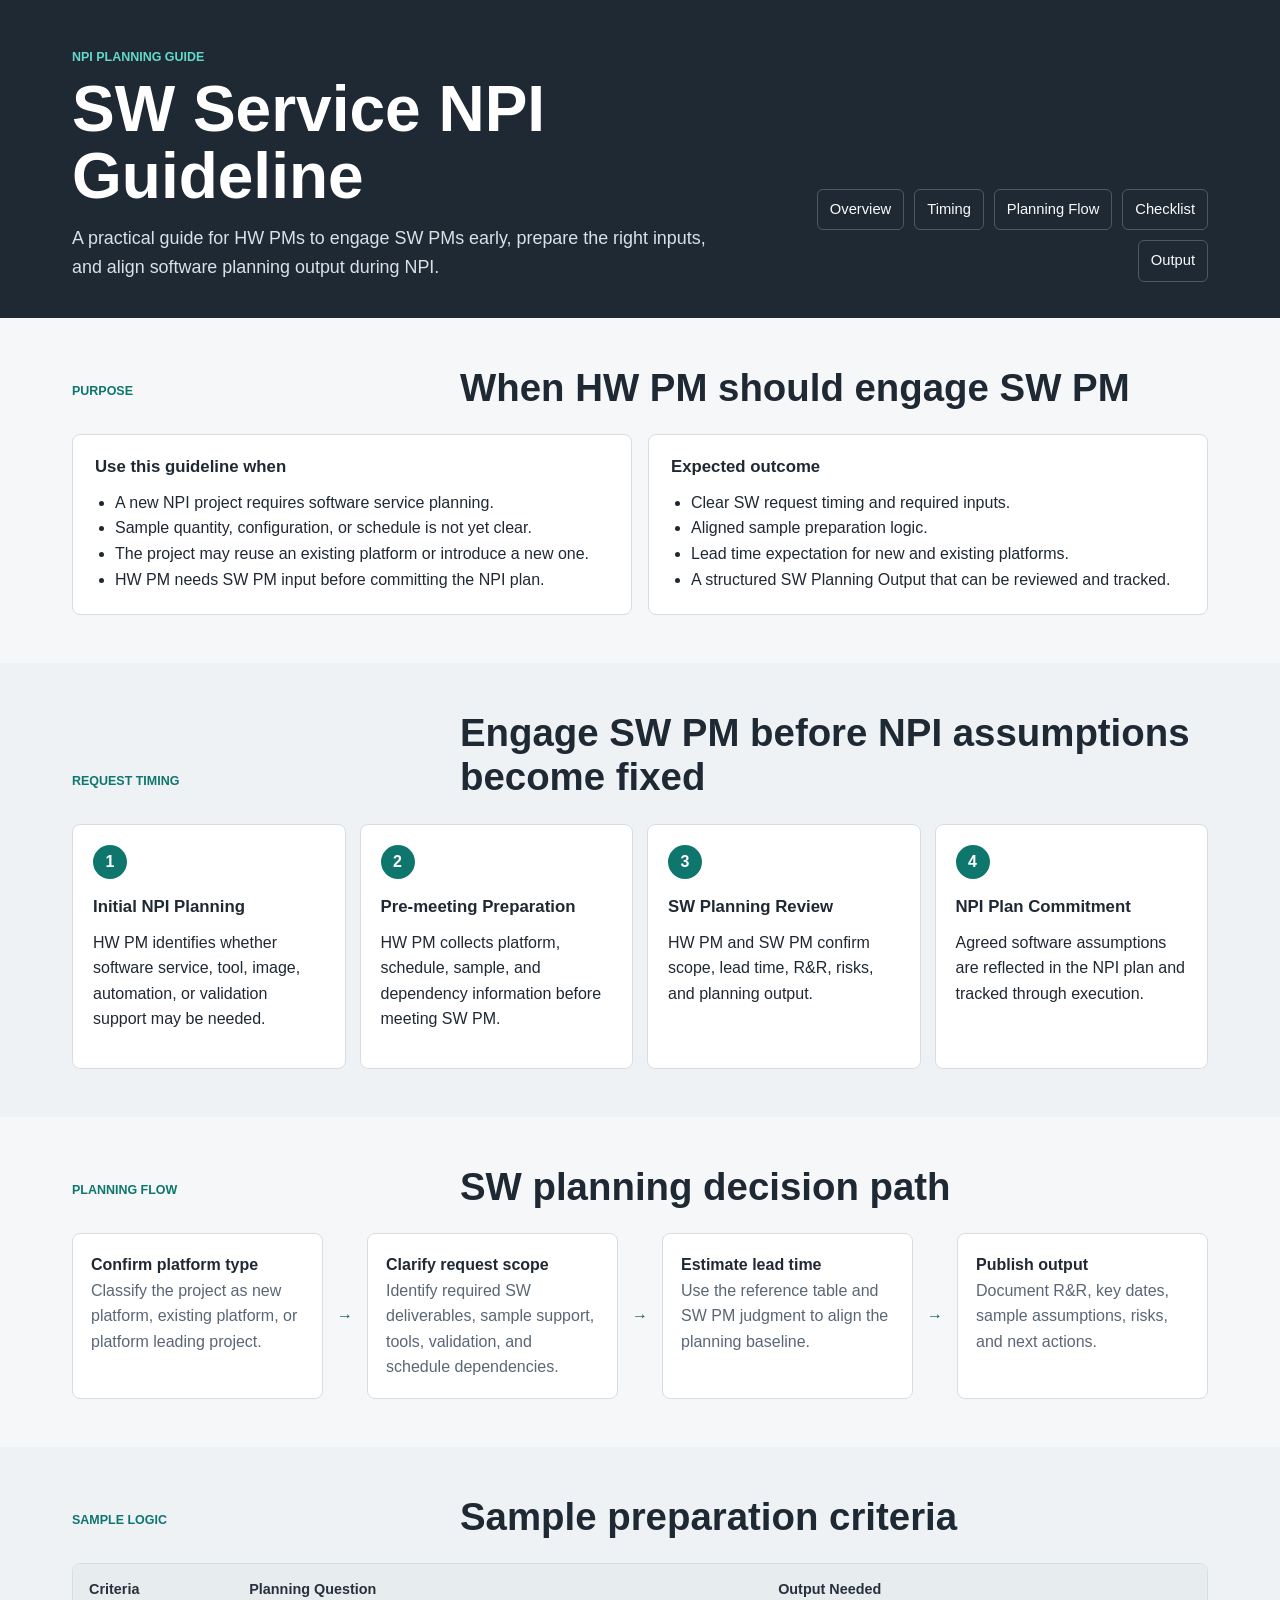
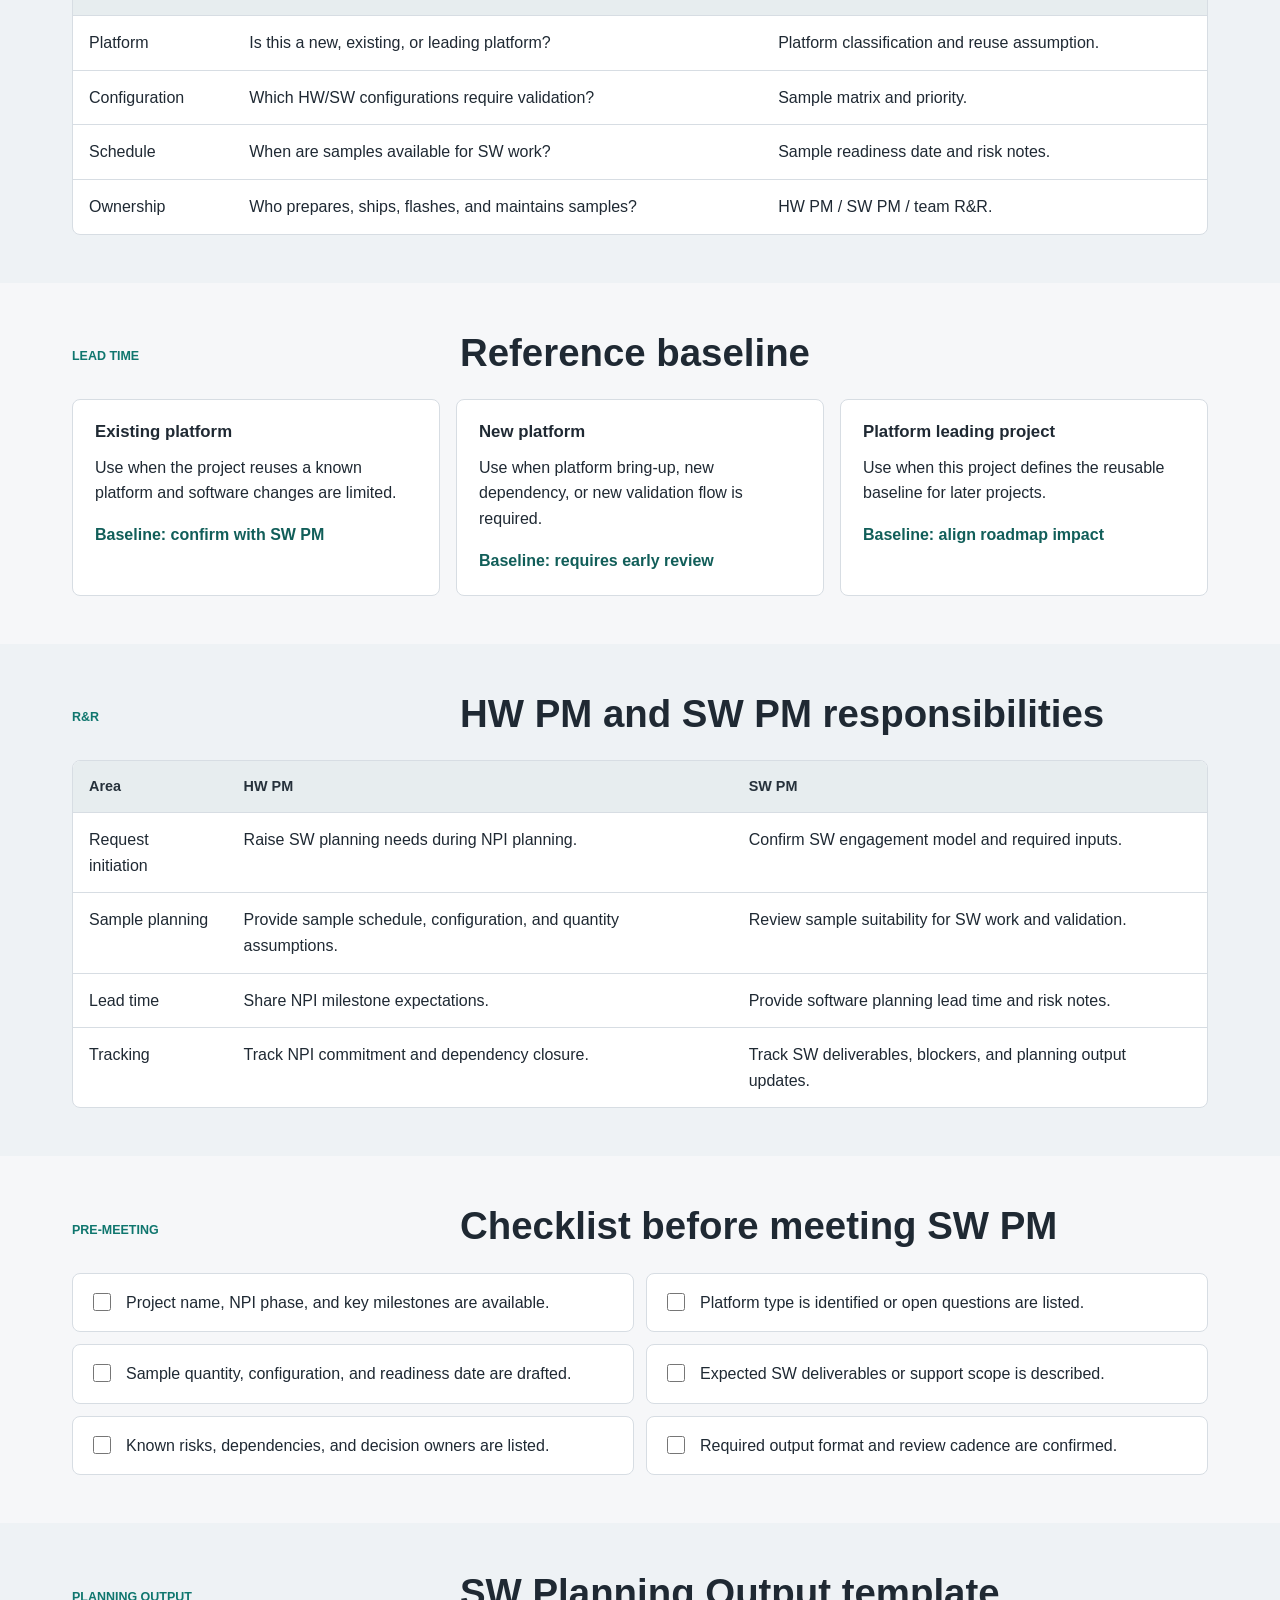
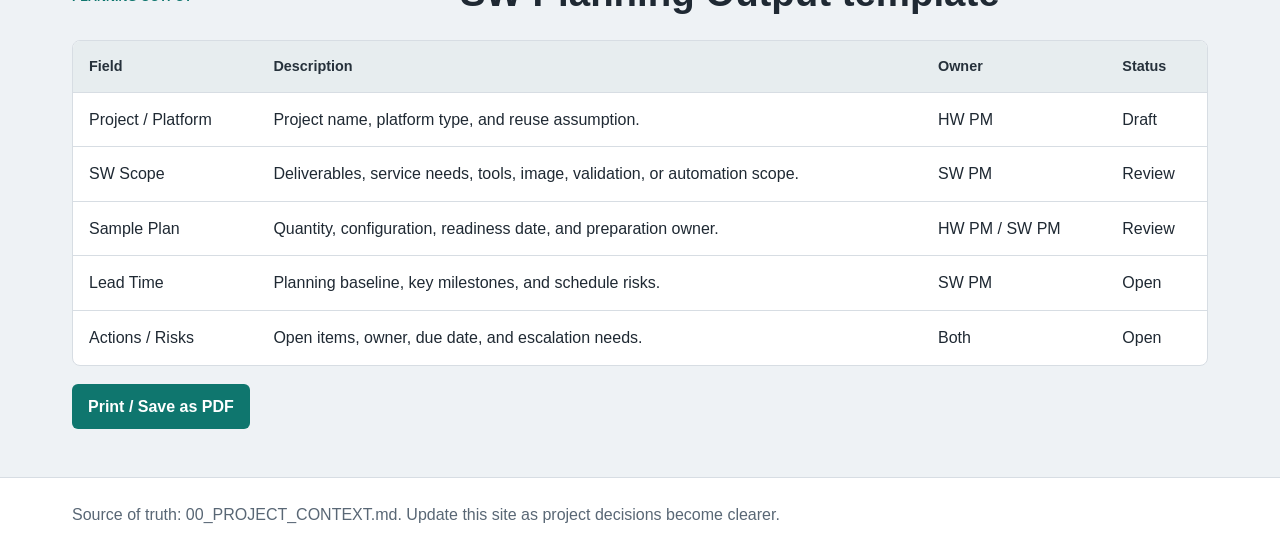
<file: Archive/html/index.html>
<!DOCTYPE html>
<html lang="en">
<head>
  <meta charset="UTF-8">
  <meta name="viewport" content="width=device-width, initial-scale=1.0">
  <title>SW Service NPI Guideline</title>
  <link rel="stylesheet" href="styles.css">
</head>
<body>
  <header class="app-header">
    <div>
      <p class="eyebrow">NPI Planning Guide</p>
      <h1>SW Service NPI Guideline</h1>
      <p class="lead">
        A practical guide for HW PMs to engage SW PMs early, prepare the right inputs,
        and align software planning output during NPI.
      </p>
    </div>
    <nav class="quick-nav" aria-label="Guideline sections">
      <a href="#overview">Overview</a>
      <a href="#timing">Timing</a>
      <a href="#flow">Planning Flow</a>
      <a href="#checklist">Checklist</a>
      <a href="#output">Output</a>
    </nav>
  </header>

  <main>
    <section id="overview" class="section-band">
      <div class="section-heading">
        <p class="eyebrow">Purpose</p>
        <h2>When HW PM should engage SW PM</h2>
      </div>
      <div class="content-grid">
        <article class="info-card">
          <h3>Use this guideline when</h3>
          <ul>
            <li>A new NPI project requires software service planning.</li>
            <li>Sample quantity, configuration, or schedule is not yet clear.</li>
            <li>The project may reuse an existing platform or introduce a new one.</li>
            <li>HW PM needs SW PM input before committing the NPI plan.</li>
          </ul>
        </article>
        <article class="info-card">
          <h3>Expected outcome</h3>
          <ul>
            <li>Clear SW request timing and required inputs.</li>
            <li>Aligned sample preparation logic.</li>
            <li>Lead time expectation for new and existing platforms.</li>
            <li>A structured SW Planning Output that can be reviewed and tracked.</li>
          </ul>
        </article>
      </div>
    </section>

    <section id="timing" class="section-band muted">
      <div class="section-heading">
        <p class="eyebrow">Request Timing</p>
        <h2>Engage SW PM before NPI assumptions become fixed</h2>
      </div>
      <div class="timeline">
        <div class="timeline-step">
          <span>1</span>
          <h3>Initial NPI Planning</h3>
          <p>HW PM identifies whether software service, tool, image, automation, or validation support may be needed.</p>
        </div>
        <div class="timeline-step">
          <span>2</span>
          <h3>Pre-meeting Preparation</h3>
          <p>HW PM collects platform, schedule, sample, and dependency information before meeting SW PM.</p>
        </div>
        <div class="timeline-step">
          <span>3</span>
          <h3>SW Planning Review</h3>
          <p>HW PM and SW PM confirm scope, lead time, R&amp;R, risks, and planning output.</p>
        </div>
        <div class="timeline-step">
          <span>4</span>
          <h3>NPI Plan Commitment</h3>
          <p>Agreed software assumptions are reflected in the NPI plan and tracked through execution.</p>
        </div>
      </div>
    </section>

    <section id="flow" class="section-band">
      <div class="section-heading">
        <p class="eyebrow">Planning Flow</p>
        <h2>SW planning decision path</h2>
      </div>
      <div class="flow-panel">
        <div class="flow-item">
          <strong>Confirm platform type</strong>
          <p>Classify the project as new platform, existing platform, or platform leading project.</p>
        </div>
        <div class="flow-arrow" aria-hidden="true">→</div>
        <div class="flow-item">
          <strong>Clarify request scope</strong>
          <p>Identify required SW deliverables, sample support, tools, validation, and schedule dependencies.</p>
        </div>
        <div class="flow-arrow" aria-hidden="true">→</div>
        <div class="flow-item">
          <strong>Estimate lead time</strong>
          <p>Use the reference table and SW PM judgment to align the planning baseline.</p>
        </div>
        <div class="flow-arrow" aria-hidden="true">→</div>
        <div class="flow-item">
          <strong>Publish output</strong>
          <p>Document R&amp;R, key dates, sample assumptions, risks, and next actions.</p>
        </div>
      </div>
    </section>

    <section id="sample" class="section-band muted">
      <div class="section-heading">
        <p class="eyebrow">Sample Logic</p>
        <h2>Sample preparation criteria</h2>
      </div>
      <div class="table-wrap">
        <table>
          <thead>
            <tr>
              <th>Criteria</th>
              <th>Planning Question</th>
              <th>Output Needed</th>
            </tr>
          </thead>
          <tbody>
            <tr>
              <td>Platform</td>
              <td>Is this a new, existing, or leading platform?</td>
              <td>Platform classification and reuse assumption.</td>
            </tr>
            <tr>
              <td>Configuration</td>
              <td>Which HW/SW configurations require validation?</td>
              <td>Sample matrix and priority.</td>
            </tr>
            <tr>
              <td>Schedule</td>
              <td>When are samples available for SW work?</td>
              <td>Sample readiness date and risk notes.</td>
            </tr>
            <tr>
              <td>Ownership</td>
              <td>Who prepares, ships, flashes, and maintains samples?</td>
              <td>HW PM / SW PM / team R&amp;R.</td>
            </tr>
          </tbody>
        </table>
      </div>
    </section>

    <section id="lead-time" class="section-band">
      <div class="section-heading">
        <p class="eyebrow">Lead Time</p>
        <h2>Reference baseline</h2>
      </div>
      <div class="content-grid three">
        <article class="info-card">
          <h3>Existing platform</h3>
          <p>Use when the project reuses a known platform and software changes are limited.</p>
          <strong>Baseline: confirm with SW PM</strong>
        </article>
        <article class="info-card">
          <h3>New platform</h3>
          <p>Use when platform bring-up, new dependency, or new validation flow is required.</p>
          <strong>Baseline: requires early review</strong>
        </article>
        <article class="info-card">
          <h3>Platform leading project</h3>
          <p>Use when this project defines the reusable baseline for later projects.</p>
          <strong>Baseline: align roadmap impact</strong>
        </article>
      </div>
    </section>

    <section id="rr" class="section-band muted">
      <div class="section-heading">
        <p class="eyebrow">R&amp;R</p>
        <h2>HW PM and SW PM responsibilities</h2>
      </div>
      <div class="table-wrap">
        <table>
          <thead>
            <tr>
              <th>Area</th>
              <th>HW PM</th>
              <th>SW PM</th>
            </tr>
          </thead>
          <tbody>
            <tr>
              <td>Request initiation</td>
              <td>Raise SW planning needs during NPI planning.</td>
              <td>Confirm SW engagement model and required inputs.</td>
            </tr>
            <tr>
              <td>Sample planning</td>
              <td>Provide sample schedule, configuration, and quantity assumptions.</td>
              <td>Review sample suitability for SW work and validation.</td>
            </tr>
            <tr>
              <td>Lead time</td>
              <td>Share NPI milestone expectations.</td>
              <td>Provide software planning lead time and risk notes.</td>
            </tr>
            <tr>
              <td>Tracking</td>
              <td>Track NPI commitment and dependency closure.</td>
              <td>Track SW deliverables, blockers, and planning output updates.</td>
            </tr>
          </tbody>
        </table>
      </div>
    </section>

    <section id="checklist" class="section-band">
      <div class="section-heading">
        <p class="eyebrow">Pre-meeting</p>
        <h2>Checklist before meeting SW PM</h2>
      </div>
      <div class="checklist" aria-label="Pre-meeting checklist">
        <label><input type="checkbox"> Project name, NPI phase, and key milestones are available.</label>
        <label><input type="checkbox"> Platform type is identified or open questions are listed.</label>
        <label><input type="checkbox"> Sample quantity, configuration, and readiness date are drafted.</label>
        <label><input type="checkbox"> Expected SW deliverables or support scope is described.</label>
        <label><input type="checkbox"> Known risks, dependencies, and decision owners are listed.</label>
        <label><input type="checkbox"> Required output format and review cadence are confirmed.</label>
      </div>
    </section>

    <section id="output" class="section-band muted">
      <div class="section-heading">
        <p class="eyebrow">Planning Output</p>
        <h2>SW Planning Output template</h2>
      </div>
      <div class="table-wrap">
        <table>
          <thead>
            <tr>
              <th>Field</th>
              <th>Description</th>
              <th>Owner</th>
              <th>Status</th>
            </tr>
          </thead>
          <tbody>
            <tr>
              <td>Project / Platform</td>
              <td>Project name, platform type, and reuse assumption.</td>
              <td>HW PM</td>
              <td>Draft</td>
            </tr>
            <tr>
              <td>SW Scope</td>
              <td>Deliverables, service needs, tools, image, validation, or automation scope.</td>
              <td>SW PM</td>
              <td>Review</td>
            </tr>
            <tr>
              <td>Sample Plan</td>
              <td>Quantity, configuration, readiness date, and preparation owner.</td>
              <td>HW PM / SW PM</td>
              <td>Review</td>
            </tr>
            <tr>
              <td>Lead Time</td>
              <td>Planning baseline, key milestones, and schedule risks.</td>
              <td>SW PM</td>
              <td>Open</td>
            </tr>
            <tr>
              <td>Actions / Risks</td>
              <td>Open items, owner, due date, and escalation needs.</td>
              <td>Both</td>
              <td>Open</td>
            </tr>
          </tbody>
        </table>
      </div>
      <button class="print-button" type="button" data-print>Print / Save as PDF</button>
    </section>
  </main>

  <footer class="app-footer">
    <p>Source of truth: 00_PROJECT_CONTEXT.md. Update this site as project decisions become clearer.</p>
  </footer>

  <script src="script.js"></script>
</body>
</html>
</file>
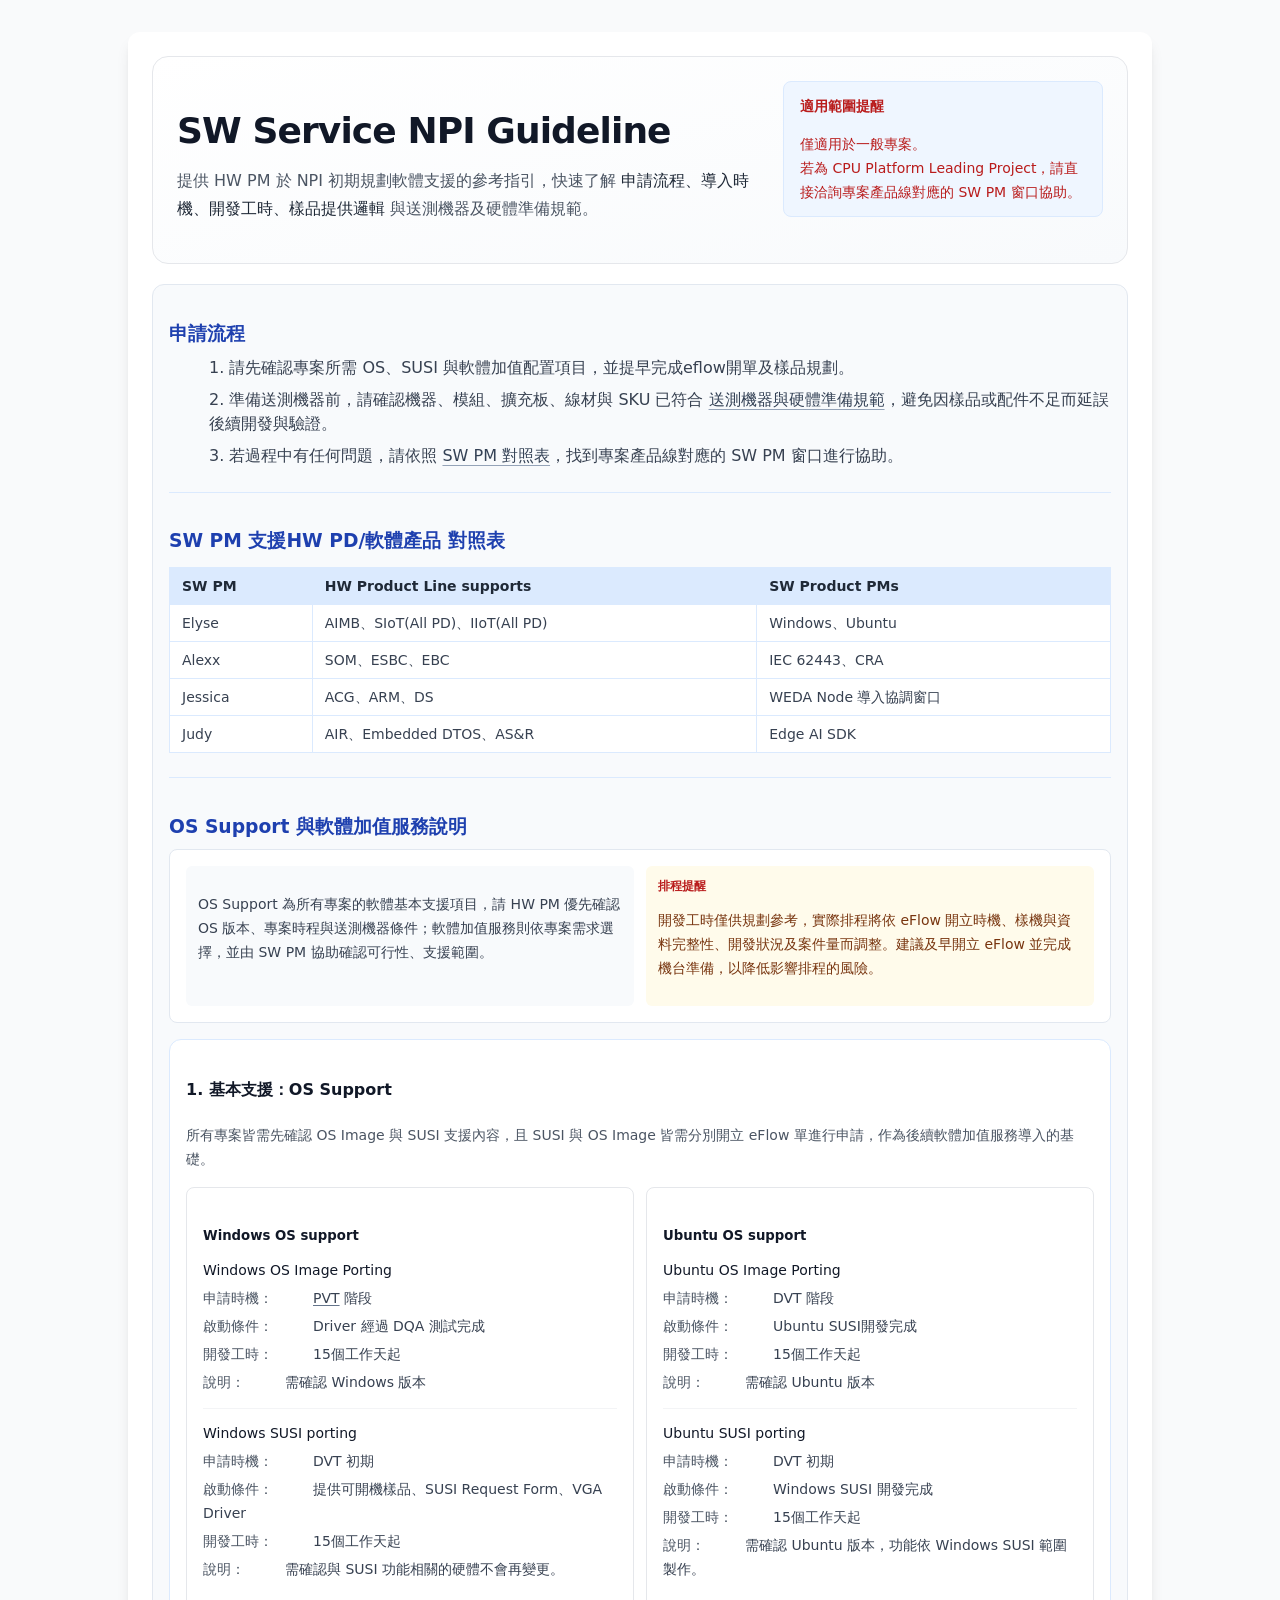
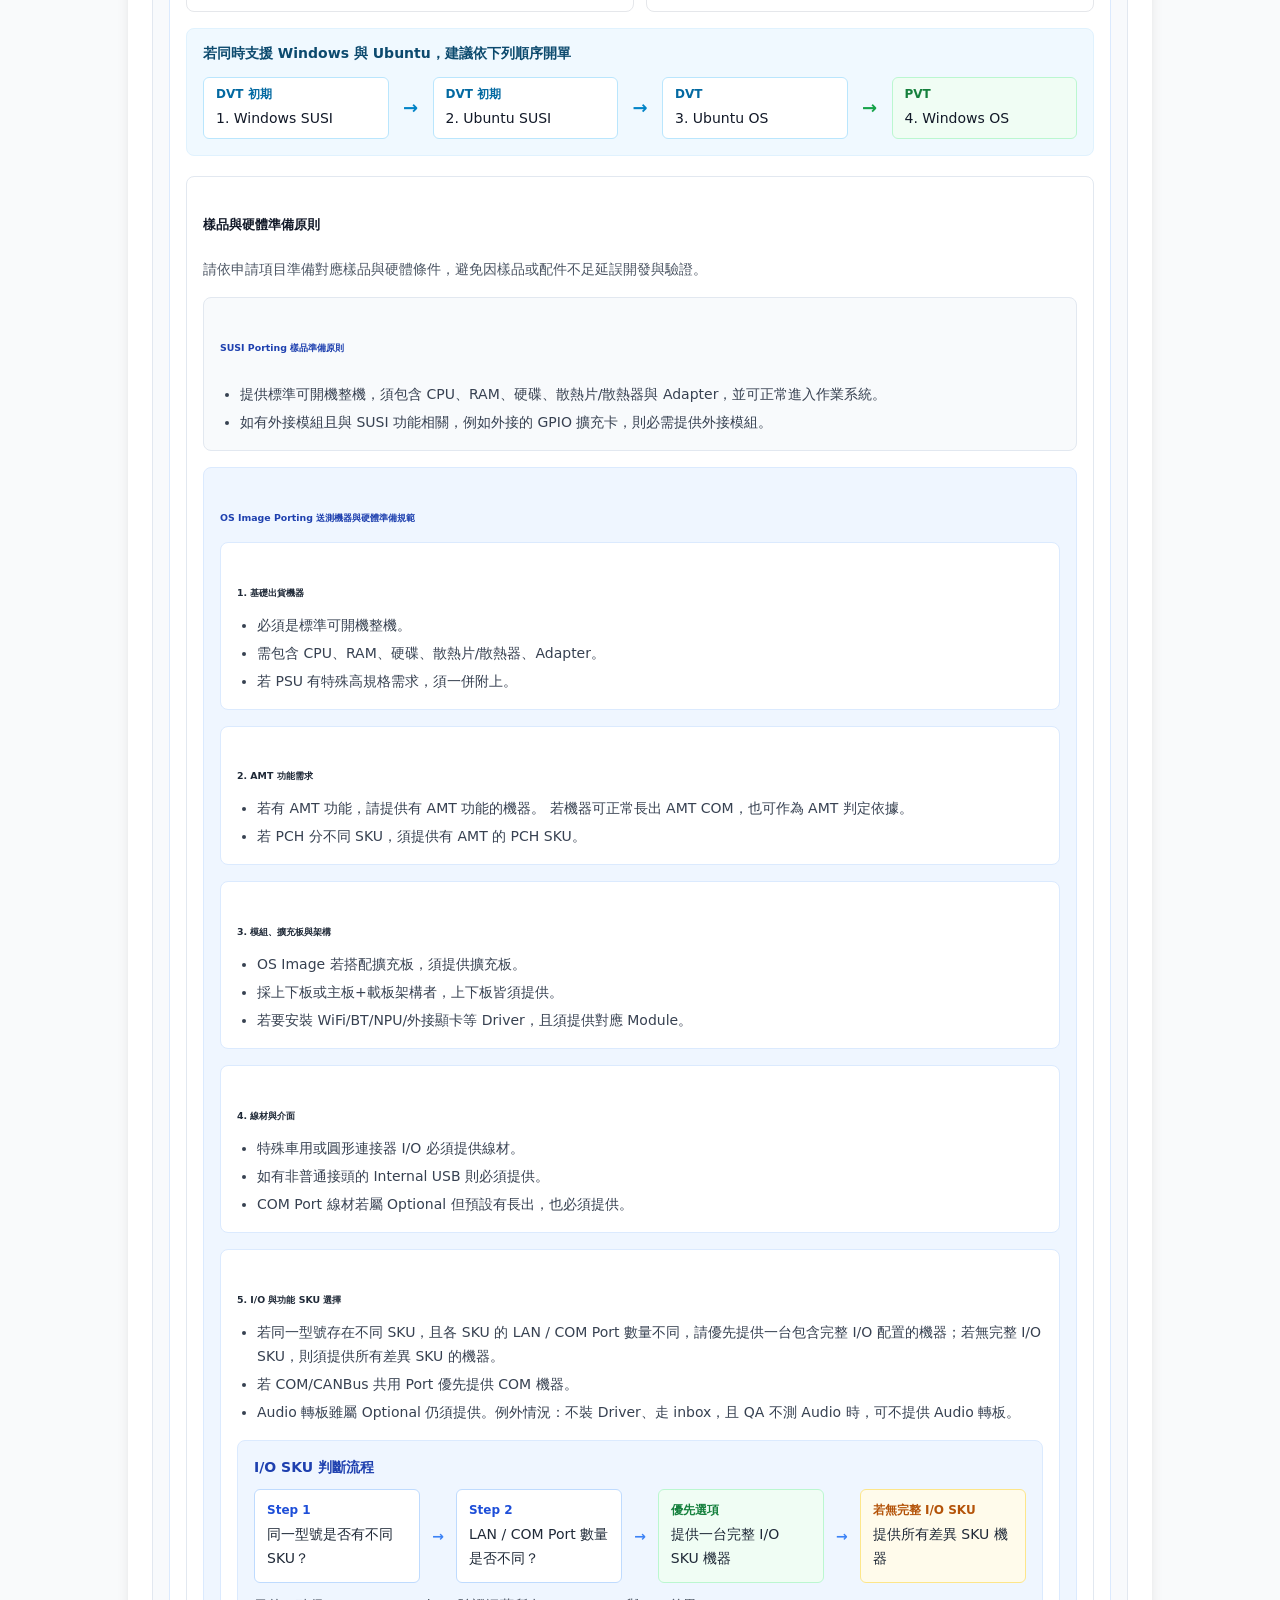
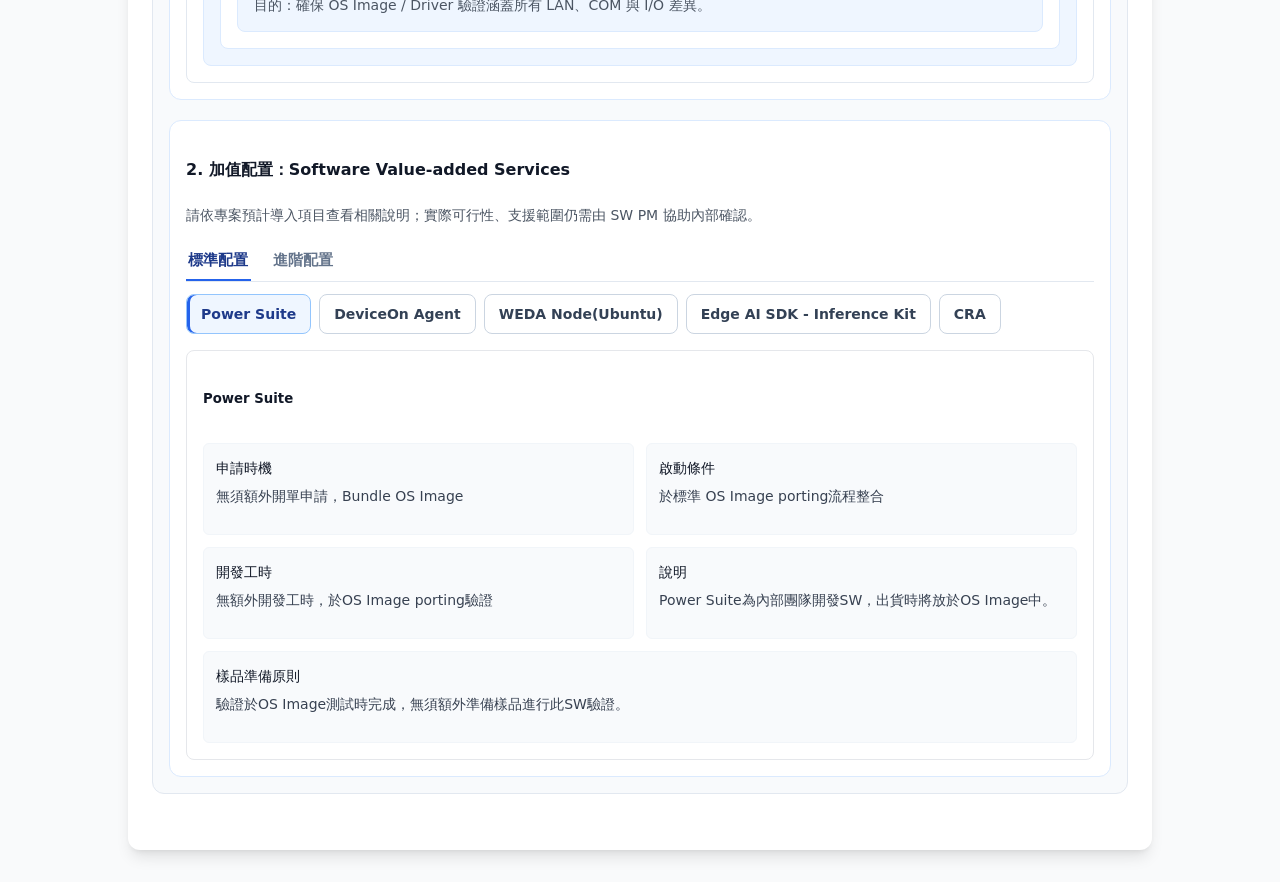
<file: html/sw-service-npi-no-cdn.html>
﻿<!DOCTYPE html>
<html lang="zh-TW" class="scroll-smooth">
<head>
  <meta charset="UTF-8" />
  <meta name="viewport" content="width=device-width, initial-scale=1.0" />
  <title>SW Service NPI</title>
  <style id="offline-tailwind-replacement">
    *,*::before,*::after{box-sizing:border-box;border-width:0;border-style:solid;border-color:#e5e7eb}html{line-height:1.5;-webkit-text-size-adjust:100%;font-family:Inter,ui-sans-serif,system-ui,-apple-system,BlinkMacSystemFont,"Segoe UI",sans-serif}body{margin:0;line-height:inherit}button,input,select,textarea{font:inherit;color:inherit;margin:0}button{cursor:pointer;background:transparent}table{border-collapse:collapse}ul,ol{margin-top:0;margin-bottom:0}a{color:inherit;text-decoration:inherit}.scroll-smooth{scroll-behavior:smooth}.fixed{position:fixed}.inset-0{inset:0}.z-50{z-index:50}.mx-auto{margin-left:auto;margin-right:auto}.mt-1{margin-top:.25rem}.mt-2{margin-top:.5rem}.mt-3{margin-top:.75rem}.mt-4{margin-top:1rem}.mt-5{margin-top:1.25rem}.mt-6{margin-top:1.5rem}.mt-8{margin-top:2rem}.mb-0{margin-bottom:0}.mb-1{margin-bottom:.25rem}.mb-2{margin-bottom:.5rem}.mb-3{margin-bottom:.75rem}.mb-4{margin-bottom:1rem}.mb-5{margin-bottom:1.25rem}.mb-6{margin-bottom:1.5rem}.mb-8{margin-bottom:2rem}.block{display:block}.inline{display:inline}.inline-flex{display:inline-flex}.flex{display:flex}.grid{display:grid}.hidden{display:none}.h-4{height:1rem}.h-12{height:3rem}.w-4{width:1rem}.w-12{width:3rem}.w-full{width:100%}.w-fit{width:fit-content}.min-h-screen{min-height:100vh}.min-h-\[100px\]{min-height:100px}.min-w-full{min-width:100%}.min-w-\[760px\]{min-width:760px}.max-w-md{max-width:28rem}.max-w-3xl{max-width:48rem}.max-w-5xl{max-width:64rem}.shrink-0{flex-shrink:0}.grid-cols-\[1fr_28px_1fr_28px_1fr_28px_1fr\]{grid-template-columns:1fr 28px 1fr 28px 1fr 28px 1fr}.flex-col{flex-direction:column}.flex-wrap{flex-wrap:wrap}.items-start{align-items:flex-start}.items-center{align-items:center}.justify-center{justify-content:center}.justify-end{justify-content:flex-end}.gap-1{gap:.25rem}.gap-2{gap:.5rem}.gap-3{gap:.75rem}.gap-4{gap:1rem}.gap-5{gap:1.25rem}.gap-8{gap:2rem}.space-y-1>*+*{margin-top:.25rem}.space-y-2>*+*{margin-top:.5rem}.space-y-3>*+*{margin-top:.75rem}.space-y-4>*+*{margin-top:1rem}.space-y-6>*+*{margin-top:1.5rem}.space-x-2>*+*{margin-left:.5rem}.overflow-x-auto{overflow-x:auto}.scroll-mt-6{scroll-margin-top:1.5rem}.rounded{border-radius:.25rem}.rounded-md{border-radius:.375rem}.rounded-lg{border-radius:.5rem}.rounded-xl{border-radius:.75rem}.rounded-2xl{border-radius:1rem}.rounded-full{border-radius:9999px}.border{border-width:1px}.border-t{border-top-width:1px}.border-b{border-bottom-width:1px}.border-dashed{border-style:dashed}.border-gray-100{border-color:#f3f4f6}.border-gray-200{border-color:#e5e7eb}.border-gray-300{border-color:#d1d5db}.border-slate-100{border-color:#f1f5f9}.border-slate-200{border-color:#e2e8f0}.border-blue-100{border-color:#dbeafe}.border-blue-200{border-color:#bfdbfe}.border-sky-100{border-color:#e0f2fe}.border-sky-200{border-color:#bae6fd}.border-green-200{border-color:#bbf7d0}.border-amber-200{border-color:#fde68a}.bg-white{background-color:#fff}.bg-gray-50{background-color:#f9fafb}.bg-gray-100{background-color:#f3f4f6}.bg-gray-900\/40{background-color:rgba(17,24,39,.4)}.bg-slate-50{background-color:#f8fafc}.bg-slate-100{background-color:#f1f5f9}.bg-blue-50{background-color:#eff6ff}.bg-blue-100{background-color:#dbeafe}.bg-blue-700{background-color:#1d4ed8}.bg-sky-50{background-color:#f0f9ff}.bg-green-50{background-color:#f0fdf4}.bg-green-100{background-color:#dcfce7}.bg-amber-50{background-color:#fffbeb}.bg-gradient-to-br{background-image:linear-gradient(to bottom right,var(--tw-gradient-from,#fff),var(--tw-gradient-to,#f8fafc))}.from-white{--tw-gradient-from:#fff}.to-slate-50{--tw-gradient-to:#f8fafc}.p-3{padding:.75rem}.p-4{padding:1rem}.p-5{padding:1.25rem}.p-6{padding:1.5rem}.px-1{padding-left:.25rem;padding-right:.25rem}.px-3{padding-left:.75rem;padding-right:.75rem}.px-4{padding-left:1rem;padding-right:1rem}.px-5{padding-left:1.25rem;padding-right:1.25rem}.py-1{padding-top:.25rem;padding-bottom:.25rem}.py-2{padding-top:.5rem;padding-bottom:.5rem}.py-2\.5{padding-top:.625rem;padding-bottom:.625rem}.py-3{padding-top:.75rem;padding-bottom:.75rem}.pt-3{padding-top:.75rem}.pt-4{padding-top:1rem}.pt-5{padding-top:1.25rem}.pt-6{padding-top:1.5rem}.pb-1{padding-bottom:.25rem}.pl-5{padding-left:1.25rem}.text-left{text-align:left}.text-center{text-align:center}.text-xs{font-size:.75rem;line-height:1rem}.text-sm{font-size:.875rem;line-height:1.25rem}.text-base{font-size:1rem;line-height:1.5rem}.text-lg{font-size:1.125rem;line-height:1.75rem}.text-xl{font-size:1.25rem;line-height:1.75rem}.text-2xl{font-size:1.5rem;line-height:2rem}.text-3xl{font-size:1.875rem;line-height:2.25rem}.font-medium{font-weight:500}.font-semibold{font-weight:600}.font-bold{font-weight:700}.leading-none{line-height:1}.leading-6{line-height:1.5rem}.leading-7{line-height:1.75rem}.leading-relaxed{line-height:1.625}.tracking-tight{letter-spacing:-.025em}.text-white{color:#fff}.text-gray-500{color:#6b7280}.text-gray-600{color:#4b5563}.text-gray-700{color:#374151}.text-gray-800{color:#1f2937}.text-gray-900{color:#111827}.text-slate-700{color:#334155}.text-blue-500{color:#3b82f6}.text-blue-600{color:#2563eb}.text-blue-700{color:#1d4ed8}.text-blue-800{color:#1e40af}.text-blue-900{color:#1e3a8a}.text-sky-600{color:#0284c7}.text-sky-700{color:#0369a1}.text-sky-900{color:#0c4a6e}.text-sky-950{color:#082f49}.text-green-600{color:#16a34a}.text-green-700{color:#15803d}.text-amber-700{color:#b45309}.text-amber-900{color:#78350f}.text-red-600{color:#dc2626}.underline{text-decoration-line:underline}.decoration-1{text-decoration-thickness:1px}.decoration-slate-400{text-decoration-color:#94a3b8}.decoration-slate-500{text-decoration-color:#64748b}.underline-offset-2{text-underline-offset:2px}.underline-offset-4{text-underline-offset:4px}.shadow-sm{box-shadow:0 1px 2px 0 rgba(0,0,0,.05)}.shadow-lg{box-shadow:0 10px 15px -3px rgba(0,0,0,.1),0 4px 6px -4px rgba(0,0,0,.1)}.shadow-xl{box-shadow:0 20px 25px -5px rgba(0,0,0,.1),0 8px 10px -6px rgba(0,0,0,.1)}.list-decimal{list-style-type:decimal}.list-disc{list-style-type:disc}.list-inside{list-style-position:inside}.list-outside{list-style-position:outside}.break-words{overflow-wrap:break-word}.whitespace-normal{white-space:normal}.hover\:bg-blue-800:hover{background-color:#1e40af}.hover\:text-slate-900:hover{color:#0f172a}.focus\:outline-none:focus{outline:2px solid transparent;outline-offset:2px}.focus\:border-blue-500:focus{border-color:#3b82f6}.focus\:ring-2:focus{box-shadow:0 0 0 2px rgba(59,130,246,.25)}.focus\:ring-blue-100:focus{box-shadow:0 0 0 2px #dbeafe}.focus\:ring-blue-200:focus{box-shadow:0 0 0 2px #bfdbfe}input,select,textarea{border:1px solid #d1d5db;background:#fff}input[type="checkbox"]{accent-color:#2563eb}input::file-selector-button{margin-right:1rem;border:0;border-radius:.375rem;background:#eff6ff;padding:.5rem 1rem;color:#1d4ed8;font-size:.875rem;font-weight:600}input::file-selector-button:hover{background:#dbeafe}@media (min-width:640px){.sm\:grid-cols-2{grid-template-columns:repeat(2,minmax(0,1fr))}.sm\:flex-row{flex-direction:row}.sm\:items-center{align-items:center}.sm\:justify-end{justify-content:flex-end}}@media (min-width:768px){.md\:block{display:block}.md\:col-span-2{grid-column:span 2/span 2}.md\:max-w-xs{max-width:20rem}.md\:grid-cols-2{grid-template-columns:repeat(2,minmax(0,1fr))}.md\:grid-cols-3{grid-template-columns:repeat(3,minmax(0,1fr))}.md\:grid-cols-4{grid-template-columns:repeat(4,minmax(0,1fr))}.md\:grid-cols-\[1fr_auto_1fr_auto_1fr_auto_1fr\]{grid-template-columns:1fr auto 1fr auto 1fr auto 1fr}.md\:flex-row{flex-direction:row}.md\:items-start{align-items:flex-start}.md\:items-center{align-items:center}.md\:items-end{align-items:flex-end}.md\:items-baseline{align-items:baseline}.md\:justify-between{justify-content:space-between}.md\:p-8{padding:2rem}.md\:text-4xl{font-size:2.25rem;line-height:2.5rem}}
  </style>
  <style>
    .service-category-tab {
      border-bottom: 2px solid transparent;
      color: #64748b;
      font-size: 0.95rem;
      font-weight: 700;
      padding: 0.35rem 0.15rem 0.45rem;
      transition: border-color 120ms ease, color 120ms ease;
    }

    .service-category-tab + .service-category-tab {
      margin-left: 1.25rem;
    }

    .service-category-tab:hover,
    .service-category-tab.is-active {
      border-color: #2563eb;
      color: #1e3a8a;
    }

    .service-tab {
      border: 1px solid #cbd5e1;
      background: #ffffff;
      color: #334155;
      border-radius: 0.5rem;
      font-size: 0.875rem;
      font-weight: 600;
      line-height: 1.25rem;
      padding: 0.55rem 0.875rem;
      transition: background-color 120ms ease, border-color 120ms ease, color 120ms ease, box-shadow 120ms ease;
    }

    .service-tab:hover {
      border-color: #93c5fd;
      background: #f8fafc;
      color: #0f172a;
    }

    .service-category-tab:focus-visible,
    .service-tab:focus-visible {
      outline: none;
      box-shadow: 0 0 0 3px rgba(147, 197, 253, 0.35);
    }

    .service-tab.is-active {
      border-color: #93c5fd;
      background: #eff6ff;
      color: #1e3a8a;
      box-shadow: inset 3px 0 0 #2563eb;
    }
  </style></head>
<body class="bg-gray-50 min-h-screen p-4 md:p-8">
  <main class="max-w-5xl mx-auto space-y-6">
    <section class="bg-white rounded-xl shadow-lg p-6">
      <div class="mb-5 rounded-2xl border border-gray-200 bg-gradient-to-br from-white to-slate-50 p-6">
        <div class="flex flex-col gap-5 md:flex-row md:items-start md:justify-between">
          <div class="max-w-3xl">
            <h1 class="text-3xl font-bold tracking-tight text-gray-900 mb-3 md:text-4xl">SW Service NPI Guideline</h1>
            <p class="text-base leading-7 text-gray-600">
              提供 HW PM 於 NPI 初期規劃軟體支援的參考指引，快速了解
              <span class="font-medium text-gray-800">申請流程、導入時機、開發工時、樣品提供邏輯</span>
              與送測機器及硬體準備規範。
            </p>
          </div>
          <div class="shrink-0 rounded-lg border border-blue-100 bg-blue-50 px-4 py-3 text-sm leading-6 md:max-w-xs" style="color: #b91c1c;">
            <div class="font-semibold mb-1">適用範圍提醒</div>
            <p class="mb-0">
              僅適用於一般專案。<br />
              若為 CPU Platform Leading Project，請直接洽詢專案產品線對應的 SW PM 窗口協助。
            </p>
          </div>
        </div>
      </div>

      <div class="mb-8 rounded-xl border border-slate-200 bg-slate-50 p-4 text-gray-700">
        <div id="request-flow" class="scroll-mt-6">
          <h3 class="font-semibold text-blue-800 mb-2">申請流程</h3>
          <ol class="list-decimal list-inside space-y-2">
            <li>請先確認專案所需 OS、SUSI 與軟體加值配置項目，並提早完成eflow開單及樣品規劃。</li>
            <li>準備送測機器前，請確認機器、模組、擴充板、線材與 SKU 已符合 <a href="#hardware-preparation" class="font-medium text-slate-700 underline decoration-slate-400 decoration-1 underline-offset-4 hover:text-slate-900">送測機器與硬體準備規範</a>，避免因樣品或配件不足而延誤後續開發與驗證。</li>
            <li>若過程中有任何問題，請依照 <a href="#sw-pm-mapping" class="font-medium text-slate-700 underline decoration-slate-400 decoration-1 underline-offset-4 hover:text-slate-900">SW PM 對照表</a>，找到專案產品線對應的 SW PM 窗口進行協助。</li>
          </ol>
        </div>

        <div id="sw-pm-mapping" class="mt-6 scroll-mt-6 border-t border-blue-100 pt-4">
          <h3 class="font-semibold text-blue-800 mb-3">SW PM 支援HW PD/軟體產品 對照表</h3>
          <div class="overflow-x-auto">
            <table class="min-w-full border border-blue-100 text-sm bg-white">
              <thead class="bg-blue-100 text-gray-800">
                <tr>
                  <th class="border border-blue-100 px-3 py-2 text-left">SW PM</th>
                  <th class="border border-blue-100 px-3 py-2 text-left">HW Product Line supports</th>
                  <th class="border border-blue-100 px-3 py-2 text-left">SW Product PMs</th>
                </tr>
              </thead>
              <tbody>
                <tr>
                  <td class="border border-blue-100 px-3 py-2 font-medium">Elyse</td>
                  <td class="border border-blue-100 px-3 py-2">AIMB、SIoT(All PD)、IIoT(All PD)</td>
                  <td class="border border-blue-100 px-3 py-2">Windows、Ubuntu</td>
                </tr>
                <tr>
                  <td class="border border-blue-100 px-3 py-2 font-medium">Alexx</td>
                  <td class="border border-blue-100 px-3 py-2">SOM、ESBC、EBC</td>
                  <td class="border border-blue-100 px-3 py-2">IEC 62443、CRA</td>
                </tr>
                <tr>
                  <td class="border border-blue-100 px-3 py-2 font-medium">Jessica</td>
                  <td class="border border-blue-100 px-3 py-2">ACG、ARM、DS</td>
                  <td class="border border-blue-100 px-3 py-2">WEDA Node 導入協調窗口</td>
                </tr>
                <tr>
                  <td class="border border-blue-100 px-3 py-2 font-medium">Judy</td>
                  <td class="border border-blue-100 px-3 py-2">AIR、Embedded DTOS、AS&amp;R</td>
                  <td class="border border-blue-100 px-3 py-2">Edge AI SDK</td>
                </tr>
              </tbody>
            </table>
          </div>
        </div>

        <div id="lt-table" class="mt-6 scroll-mt-6 border-t border-blue-100 pt-4">
          <h3 class="font-semibold text-blue-800 mb-2">OS Support 與軟體加值服務說明</h3>
          <div class="mb-4 rounded-lg border border-slate-200 bg-white p-4 text-sm leading-6 text-gray-700">
            <div class="grid gap-3 md:grid-cols-2">
              <div class="rounded-md bg-slate-50 p-3">
                <p>OS Support 為所有專案的軟體基本支援項目，請 HW PM 優先確認 OS 版本、專案時程與送測機器條件；軟體加值服務則依專案需求選擇，並由 SW PM 協助確認可行性、支援範圍。</p>
              </div>
              <div class="rounded-md bg-amber-50 p-3 text-amber-900">
                <div class="mb-1 text-xs font-semibold" style="color: #b91c1c;">排程提醒</div>
                <p>開發工時僅供規劃參考，實際排程將依 eFlow 開立時機、樣機與資料完整性、開發狀況及案件量而調整。建議及早開立 eFlow 並完成機台準備，以降低影響排程的風險。</p>
              </div>
            </div>
          </div>

          <section id="os-support" class="scroll-mt-6 rounded-xl border border-blue-100 bg-white p-4">
            <div class="mb-4"><h4 class="font-semibold text-gray-900">1. 基本支援：OS Support</h4><p class="mt-1 text-sm leading-6 text-gray-600">所有專案皆需先確認 OS Image 與 SUSI 支援內容，且 SUSI 與 OS Image 皆需分別開立 eFlow 單進行申請，作為後續軟體加值服務導入的基礎。</p></div>

            <div class="grid gap-3 md:grid-cols-2">
              <div class="rounded-lg border border-gray-200 p-4">
                <h5 class="mb-3 font-semibold text-gray-900">Windows OS support</h5>
                <div class="space-y-3 text-sm leading-6 text-gray-700">
                  <div><div class="font-medium text-gray-900">Windows OS Image Porting</div><dl class="mt-1 grid gap-1"><div><dt class="inline font-medium text-gray-600">申請時機：</dt><dd class="inline"><span class="underline decoration-slate-500 underline-offset-2">PVT</span> 階段</dd></div><div><dt class="inline font-medium text-gray-600">啟動條件：</dt><dd class="inline">Driver 經過 DQA 測試完成</dd></div><div><dt class="inline font-medium text-gray-600">開發工時：</dt><dd class="inline">15個工作天起</dd></div><div><dt class="inline font-medium text-gray-600">說明：</dt><dd class="inline">需確認 Windows 版本</dd></div></dl></div>
                  <div class="border-t border-gray-100 pt-3"><div class="font-medium text-gray-900">Windows SUSI porting</div><dl class="mt-1 grid gap-1"><div><dt class="inline font-medium text-gray-600">申請時機：</dt><dd class="inline">DVT 初期</dd></div><div><dt class="inline font-medium text-gray-600">啟動條件：</dt><dd class="inline">提供可開機樣品、SUSI Request Form、VGA Driver</dd></div><div><dt class="inline font-medium text-gray-600">開發工時：</dt><dd class="inline">15個工作天起</dd></div><div><dt class="inline font-medium text-gray-600">說明：</dt><dd class="inline">需確認與 SUSI 功能相關的硬體不會再變更。</dd></div></dl></div>
                </div>
              </div>
              <div class="rounded-lg border border-gray-200 p-4">
                <h5 class="mb-3 font-semibold text-gray-900">Ubuntu OS support</h5>
                <div class="space-y-3 text-sm leading-6 text-gray-700">
                  <div><div class="font-medium text-gray-900">Ubuntu OS Image Porting</div><dl class="mt-1 grid gap-1"><div><dt class="inline font-medium text-gray-600">申請時機：</dt><dd class="inline">DVT 階段</dd></div><div><dt class="inline font-medium text-gray-600">啟動條件：</dt><dd class="inline">Ubuntu SUSI開發完成</dd></div><div><dt class="inline font-medium text-gray-600">開發工時：</dt><dd class="inline">15個工作天起</dd></div><div><dt class="inline font-medium text-gray-600">說明：</dt><dd class="inline">需確認 Ubuntu 版本</dd></div></dl></div>
                  <div class="border-t border-gray-100 pt-3"><div class="font-medium text-gray-900">Ubuntu SUSI porting</div><dl class="mt-1 grid gap-1"><div><dt class="inline font-medium text-gray-600">申請時機：</dt><dd class="inline">DVT 初期</dd></div><div><dt class="inline font-medium text-gray-600">啟動條件：</dt><dd class="inline">Windows SUSI 開發完成</dd></div><div><dt class="inline font-medium text-gray-600">開發工時：</dt><dd class="inline">15個工作天起</dd></div><div><dt class="inline font-medium text-gray-600">說明：</dt><dd class="inline">需確認 Ubuntu 版本，功能依 Windows SUSI 範圍製作。</dd></div></dl></div>
                </div>
              </div>
            </div>


            <div class="mt-4 rounded-lg border border-sky-100 bg-sky-50 px-4 py-3 text-sm leading-6 text-sky-950">
              <div class="flex flex-col gap-1 md:flex-row md:items-baseline md:justify-between">
                <div class="font-semibold text-sky-900">若同時支援 Windows 與 Ubuntu，建議依下列順序開單</div>
              </div>
              <div class="mt-3 overflow-x-auto pb-1">
                <div class="grid min-w-[760px] grid-cols-[1fr_28px_1fr_28px_1fr_28px_1fr] items-center gap-2">
                  <div class="rounded-md border border-sky-200 bg-white px-3 py-2">
                    <div class="mb-1 text-xs font-semibold text-sky-700">DVT 初期</div>
                    <div class="font-medium text-gray-900">1. Windows SUSI</div>
                  </div>
                  <div class="text-center text-lg font-bold text-sky-600">→</div>
                  <div class="rounded-md border border-sky-200 bg-white px-3 py-2">
                    <div class="mb-1 text-xs font-semibold text-sky-700">DVT 初期</div>
                    <div class="font-medium text-gray-900">2. Ubuntu SUSI</div>
                  </div>
                  <div class="text-center text-lg font-bold text-sky-600">→</div>
                  <div class="rounded-md border border-sky-200 bg-white px-3 py-2">
                    <div class="mb-1 text-xs font-semibold text-sky-700">DVT</div>
                    <div class="font-medium text-gray-900">3. Ubuntu OS</div>
                  </div>
                  <div class="text-center text-lg font-bold text-green-600">→</div>
                  <div class="rounded-md border border-green-200 bg-green-50 px-3 py-2">
                    <div class="mb-1 text-xs font-semibold text-green-700">PVT</div>
                    <div class="font-medium text-gray-900">4. Windows OS</div>
                  </div>
                </div>
              </div>
            </div>

            <div id="hardware-preparation" class="mt-5 scroll-mt-6 rounded-lg border border-slate-200 bg-white p-4">
              <div class="mb-4">
                <h5 class="font-semibold text-gray-900">樣品與硬體準備原則</h5>
                <p class="mt-1 text-sm leading-6 text-gray-600">請依申請項目準備對應樣品與硬體條件，避免因樣品或配件不足延誤開發與驗證。</p>
              </div>
              <div class="space-y-4 text-sm leading-6 text-gray-700">
                <section class="rounded-lg border border-slate-200 bg-slate-50 p-4">
                  <h6 class="font-semibold text-blue-800">SUSI Porting 樣品準備原則</h6>
                  <ul class="mt-3 list-disc list-outside space-y-1 pl-5">
                    <li>提供標準可開機整機，須包含 CPU、RAM、硬碟、散熱片/散熱器與 Adapter，並可正常進入作業系統。</li>
                    <li>如有外接模組且與 SUSI 功能相關，例如外接的 GPIO 擴充卡，則必需提供外接模組。</li>
                  </ul>
                </section>

                <section class="rounded-lg border border-blue-100 bg-blue-50 p-4">
                  <h6 class="mb-3 font-semibold text-blue-800">OS Image Porting 送測機器與硬體準備規範</h6>
                  <div class="space-y-4">
                    <div class="rounded-lg border border-blue-100 bg-white p-4"><h6 class="font-semibold text-gray-800 mb-2">1. 基礎出貨機器</h6><ul class="list-disc list-outside pl-5 space-y-1"><li>必須是標準可開機整機。</li><li>需包含 CPU、RAM、硬碟、散熱片/散熱器、Adapter。</li><li>若 PSU 有特殊高規格需求，須一併附上。</li></ul></div>
                    <div class="rounded-lg border border-blue-100 bg-white p-4"><h6 class="font-semibold text-gray-800 mb-2">2. AMT 功能需求</h6><ul class="list-disc list-outside pl-5 space-y-1"><li>若有 AMT 功能，請提供有 AMT 功能的機器。 若機器可正常長出 AMT COM，也可作為 AMT 判定依據。</li><li>若 PCH 分不同 SKU，須提供有 AMT 的 PCH SKU。</li></ul></div>
                    <div class="rounded-lg border border-blue-100 bg-white p-4"><h6 class="font-semibold text-gray-800 mb-2">3. 模組、擴充板與架構</h6><ul class="list-disc list-outside pl-5 space-y-1"><li>OS Image 若搭配擴充板，須提供擴充板。</li><li>採上下板或主板+載板架構者，上下板皆須提供。</li><li>若要安裝 WiFi/BT/NPU/外接顯卡等 Driver，且須提供對應 Module。</li></ul></div>
                    <div class="rounded-lg border border-blue-100 bg-white p-4"><h6 class="font-semibold text-gray-800 mb-2">4. 線材與介面</h6><ul class="list-disc list-outside pl-5 space-y-1"><li>特殊車用或圓形連接器 I/O 必須提供線材。</li><li>如有非普通接頭的 Internal USB 則必須提供。</li><li>COM Port 線材若屬 Optional 但預設有長出，也必須提供。</li></ul></div>
                    <div class="rounded-lg border border-blue-100 bg-white p-4"><h6 class="font-semibold text-gray-800 mb-2">5. I/O 與功能 SKU 選擇</h6><ul class="list-disc list-outside pl-5 space-y-1"><li>若同一型號存在不同 SKU，且各 SKU 的 LAN / COM Port 數量不同，請優先提供一台包含完整 I/O 配置的機器；若無完整 I/O SKU，則須提供所有差異 SKU 的機器。</li><li>若 COM/CANBus 共用 Port 優先提供 COM 機器。</li><li>Audio 轉板雖屬 Optional 仍須提供。例外情況：不裝 Driver、走 inbox，且 QA 不測 Audio 時，可不提供 Audio 轉板。</li></ul><div class="mt-4 rounded-lg border border-blue-100 bg-blue-50 p-4"><div class="text-sm font-semibold text-blue-800 mb-3">I/O SKU 判斷流程</div><div class="grid gap-3 md:grid-cols-[1fr_auto_1fr_auto_1fr_auto_1fr] md:items-center"><div class="rounded-md border border-blue-200 bg-white p-3"><div class="text-xs font-semibold text-blue-700 mb-1">Step 1</div><div class="font-medium text-gray-800">同一型號是否有不同 SKU？</div></div><div class="hidden md:block text-blue-500 font-bold text-center">→</div><div class="rounded-md border border-blue-200 bg-white p-3"><div class="text-xs font-semibold text-blue-700 mb-1">Step 2</div><div class="font-medium text-gray-800">LAN / COM Port 數量是否不同？</div></div><div class="hidden md:block text-blue-500 font-bold text-center">→</div><div class="rounded-md border border-green-200 bg-green-50 p-3"><div class="text-xs font-semibold text-green-700 mb-1">優先選項</div><div class="font-medium text-gray-800">提供一台完整 I/O SKU 機器</div></div><div class="hidden md:block text-blue-500 font-bold text-center">→</div><div class="rounded-md border border-amber-200 bg-amber-50 p-3"><div class="text-xs font-semibold text-amber-700 mb-1">若無完整 I/O SKU</div><div class="font-medium text-gray-800">提供所有差異 SKU 機器</div></div></div><div class="mt-3 text-sm text-gray-600">目的：確保 OS Image / Driver 驗證涵蓋所有 LAN、COM 與 I/O 差異。</div></div></div>
                  </div>
                </section>
              </div>
            </div>
          </section>

          <section id="value-added-services" class="mt-5 scroll-mt-6 rounded-xl border border-blue-100 bg-white p-4">
            <div class="mb-4"><h4 class="font-semibold text-gray-900">2. 加值配置：Software Value-added Services</h4><p class="mt-1 text-sm leading-6 text-gray-600">請依專案預計導入項目查看相關說明；實際可行性、支援範圍仍需由 SW PM 協助內部確認。</p></div>
            <div class="mb-3 flex items-center border-b border-slate-200" role="tablist" aria-label="Software component category">
              <button type="button" class="service-category-tab is-active" data-service-category="required" aria-selected="true">標準配置</button>
              <button type="button" class="service-category-tab" data-service-category="advanced" aria-selected="false">進階配置</button>
            </div>
            <div class="mb-4 mt-3 flex flex-wrap gap-2" role="tablist" aria-label="Software value-added service requirements">
              <button type="button" class="service-tab is-active" data-service-category="required" data-service-tab="power-suite" role="tab" aria-selected="true">Power Suite</button>
              <button type="button" class="service-tab" data-service-category="required" data-service-tab="device-on" role="tab" aria-selected="false">DeviceOn Agent</button>
              <button type="button" class="service-tab" data-service-category="required" data-service-tab="weda" role="tab" aria-selected="false">WEDA Node(Ubuntu)</button>
              <button type="button" class="service-tab" data-service-category="required" data-service-tab="edge-ai" role="tab" aria-selected="false">Edge AI SDK - Inference Kit</button>
              <button type="button" class="service-tab" data-service-category="required" data-service-tab="cra" role="tab" aria-selected="false">CRA</button>
              <button type="button" class="service-tab hidden" data-service-category="advanced" data-service-tab="gen-ai" role="tab" aria-selected="false">Edge AI SDK - Gen AI Studio</button>
              <button type="button" class="service-tab hidden" data-service-category="advanced" data-service-tab="iec-62443" role="tab" aria-selected="false">IEC 62443</button>
              <button type="button" class="service-tab hidden" data-service-category="advanced" data-service-tab="robotic-suite" role="tab" aria-selected="false">Robotic Suite</button>
            </div>
            <div class="service-panel hidden rounded-lg border border-gray-200 bg-white p-4" data-service-panel="edge-ai" role="tabpanel"><div class="mb-3 flex flex-col gap-2 md:flex-row md:items-center md:justify-between"><h5 class="font-semibold text-gray-900">Edge AI SDK - Inference Kit</h5></div><div class="grid gap-3 text-sm leading-6 text-gray-700 md:grid-cols-2"><div class="rounded-md border border-slate-100 bg-slate-50 p-3"><div class="font-medium text-gray-900">申請時機</div><p class="mt-1">無須額外開單申請，Bundle OS Image</p></div><div class="rounded-md border border-slate-100 bg-slate-50 p-3"><div class="font-medium text-gray-900">啟動條件</div><p class="mt-1">由SW PM確認是否支援、提供含公版OS樣機</p></div><div class="rounded-md border border-slate-100 bg-slate-50 p-3"><div class="font-medium text-gray-900">開發工時</div><p class="mt-1">20個工作天起</p></div><div class="rounded-md border border-slate-100 bg-slate-50 p-3"><div class="font-medium text-gray-900">說明</div><p class="mt-1">若需 NPU/GPU，須提供對應 Module。</p></div><div class="rounded-md border border-slate-100 bg-slate-50 p-3 md:col-span-2"><div class="font-medium text-gray-900">樣品準備原則</div><ul class="mt-1 list-disc list-outside space-y-1 pl-5"><li>提供最高階 SKU。</li><li>Readiness 程度需達 PVT。</li><li>原廠需有論述 support AI。</li><li>提供的樣機需包含 OS。</li></ul></div></div></div>
            <div class="service-panel hidden rounded-lg border border-gray-200 bg-white p-4" data-service-panel="cra" role="tabpanel"><div class="mb-3 flex flex-col gap-2 md:flex-row md:items-center md:justify-between"><h5 class="font-semibold text-gray-900">CRA</h5></div><div class="grid gap-3 text-sm leading-6 text-gray-700 md:grid-cols-2"><div class="rounded-md border border-slate-100 bg-slate-50 p-3"><div class="font-medium text-gray-900">申請時機</div><p class="mt-1">PVT 階段</p></div><div class="rounded-md border border-slate-100 bg-slate-50 p-3"><div class="font-medium text-gray-900">啟動條件</div><p class="mt-1">標準 OS 單完成</p></div><div class="rounded-md border border-slate-100 bg-slate-50 p-3"><div class="font-medium text-gray-900">開發工時</div><p class="mt-1">目前無法估計</p></div><div class="rounded-md border border-slate-100 bg-slate-50 p-3"><div class="font-medium text-gray-900">說明</div><p class="mt-1">需與 Alexx 確認 CRA 需求與申請項目。</p></div><div class="rounded-md border border-slate-100 bg-slate-50 p-3 md:col-span-2"><div class="font-medium text-gray-900">樣品準備原則</div><p class="mt-1">請依 OS Image 送測機器與硬體準備規範提供標準可開機樣品，並確認標準 OS 單已完成。</p></div></div></div>
            <div class="service-panel hidden rounded-lg border border-gray-200 bg-white p-4" data-service-panel="weda" role="tabpanel"><div class="mb-3 flex flex-col gap-2 md:flex-row md:items-center md:justify-between"><h5 class="font-semibold text-gray-900">WEDA Node(Ubuntu)</h5></div><div class="grid gap-3 text-sm leading-6 text-gray-700 md:grid-cols-2"><div class="rounded-md border border-slate-100 bg-slate-50 p-3"><div class="font-medium text-gray-900">申請時機</div><p class="mt-1">無須額外開單申請，Bundle OS Image</p></div><div class="rounded-md border border-slate-100 bg-slate-50 p-3"><div class="font-medium text-gray-900">啟動條件</div><p class="mt-1">完成新增產品至<a href="https://learn.advantech.com/weda/docs/WEDA_Certified_Hardware/WEDA_Edge/" target="_blank" rel="noopener noreferrer" onclick="window.open(this.href, '_blank', 'noopener,noreferrer'); return false;" class="font-medium text-slate-700 underline decoration-slate-400 decoration-1 underline-offset-4 hover:text-slate-900">Certified HW List</a>，並已開立Ubuntu STD OS Porting eFlow單</p></div><div class="rounded-md border border-slate-100 bg-slate-50 p-3"><div class="font-medium text-gray-900">開發工時</div><p class="mt-1">無額外開發工時</p></div><div class="rounded-md border border-slate-100 bg-slate-50 p-3"><div class="font-medium text-gray-900">說明</div><p class="mt-1">WEDA Node由WEDA團隊開發SW，出貨時將放於OS Image中。</p></div><div class="rounded-md border border-slate-100 bg-slate-50 p-3 md:col-span-2"><div class="font-medium text-gray-900">樣品準備原則</div><p class="mt-1">WEDA 驗證由PD AE團隊進行驗證，請HW PM提供機台給AE協助。驗證完畢後，須提供驗證結果截圖給WEDA 團隊，進行產品新增至<a href="https://learn.advantech.com/weda/docs/WEDA_Certified_Hardware/WEDA_Edge/" target="_blank" rel="noopener noreferrer" onclick="window.open(this.href, '_blank', 'noopener,noreferrer'); return false;" class="font-medium text-slate-700 underline decoration-slate-400 decoration-1 underline-offset-4 hover:text-slate-900">Certified HW List</a>的流程，再請SW 團隊將此SW 包入到OS Image中一同出貨。</p></div></div></div>
            <div class="service-panel hidden rounded-lg border border-gray-200 bg-white p-4" data-service-panel="device-on" role="tabpanel"><div class="mb-3 flex flex-col gap-2 md:flex-row md:items-center md:justify-between"><h5 class="font-semibold text-gray-900">DeviceOn Agent</h5></div><div class="grid gap-3 text-sm leading-6 text-gray-700 md:grid-cols-2"><div class="rounded-md border border-slate-100 bg-slate-50 p-3"><div class="font-medium text-gray-900">申請時機</div><p class="mt-1">無須額外開單申請，Bundle OS Image</p></div><div class="rounded-md border border-slate-100 bg-slate-50 p-3"><div class="font-medium text-gray-900">啟動條件</div><p class="mt-1">於標準 OS Image porting流程整合</p></div><div class="rounded-md border border-slate-100 bg-slate-50 p-3"><div class="font-medium text-gray-900">開發工時</div><p class="mt-1">無額外開發工時，於OS Image porting驗證</p></div><div class="rounded-md border border-slate-100 bg-slate-50 p-3"><div class="font-medium text-gray-900">說明</div><p class="mt-1">DeviceOn Agent為內部團隊開發SW，出貨時將放於OS Image中。</p></div><div class="rounded-md border border-slate-100 bg-slate-50 p-3 md:col-span-2"><div class="font-medium text-gray-900">樣品準備原則</div><p class="mt-1">驗證於OS Image測試時完成，無須額外準備樣品進行此SW驗證。</p></div></div></div>
            <div class="service-panel rounded-lg border border-gray-200 bg-white p-4" data-service-panel="power-suite" role="tabpanel"><div class="mb-3 flex flex-col gap-2 md:flex-row md:items-center md:justify-between"><h5 class="font-semibold text-gray-900">Power Suite</h5></div><div class="grid gap-3 text-sm leading-6 text-gray-700 md:grid-cols-2"><div class="rounded-md border border-slate-100 bg-slate-50 p-3"><div class="font-medium text-gray-900">申請時機</div><p class="mt-1">無須額外開單申請，Bundle OS Image</p></div><div class="rounded-md border border-slate-100 bg-slate-50 p-3"><div class="font-medium text-gray-900">啟動條件</div><p class="mt-1">於標準 OS Image porting流程整合</p></div><div class="rounded-md border border-slate-100 bg-slate-50 p-3"><div class="font-medium text-gray-900">開發工時</div><p class="mt-1">無額外開發工時，於OS Image porting驗證</p></div><div class="rounded-md border border-slate-100 bg-slate-50 p-3"><div class="font-medium text-gray-900">說明</div><p class="mt-1">Power Suite為內部團隊開發SW，出貨時將放於OS Image中。</p></div><div class="rounded-md border border-slate-100 bg-slate-50 p-3 md:col-span-2"><div class="font-medium text-gray-900">樣品準備原則</div><p class="mt-1">驗證於OS Image測試時完成，無須額外準備樣品進行此SW驗證。</p></div></div></div>
            <div class="service-panel hidden rounded-lg border border-gray-200 bg-white p-4" data-service-panel="gen-ai" role="tabpanel"><div class="mb-3 flex flex-col gap-2 md:flex-row md:items-center md:justify-between"><h5 class="font-semibold text-gray-900">Edge AI SDK - Gen AI Studio</h5></div><div class="grid gap-3 text-sm leading-6 text-gray-700 md:grid-cols-2"><div class="rounded-md border border-slate-100 bg-slate-50 p-3"><div class="font-medium text-gray-900">申請時機</div><p class="mt-1">依專案需求確認</p></div><div class="rounded-md border border-slate-100 bg-slate-50 p-3"><div class="font-medium text-gray-900">啟動條件</div><p class="mt-1">由 SW PM 確認是否支援</p></div><div class="rounded-md border border-slate-100 bg-slate-50 p-3"><div class="font-medium text-gray-900">開發工時</div><p class="mt-1">由 SW PM 評估</p></div><div class="rounded-md border border-slate-100 bg-slate-50 p-3"><div class="font-medium text-gray-900">說明</div><p class="mt-1">需確認 Gen AI Studio 導入需求、AI 模組與 OS Image 條件。</p></div><div class="rounded-md border border-slate-100 bg-slate-50 p-3 md:col-span-2"><div class="font-medium text-gray-900">樣品準備原則</div><p class="mt-1">請提供可支援 AI 驗證的樣機、OS 與必要加速模組。</p></div></div></div>
            <div class="service-panel hidden rounded-lg border border-gray-200 bg-white p-4" data-service-panel="iec-62443" role="tabpanel"><div class="mb-3 flex flex-col gap-2 md:flex-row md:items-center md:justify-between"><h5 class="font-semibold text-gray-900">IEC 62443</h5></div><div class="grid gap-3 text-sm leading-6 text-gray-700 md:grid-cols-2"><div class="rounded-md border border-slate-100 bg-slate-50 p-3"><div class="font-medium text-gray-900">申請時機</div><p class="mt-1">PVT 階段</p></div><div class="rounded-md border border-slate-100 bg-slate-50 p-3"><div class="font-medium text-gray-900">啟動條件</div><p class="mt-1">標準 OS 單完成</p></div><div class="rounded-md border border-slate-100 bg-slate-50 p-3"><div class="font-medium text-gray-900">開發工時</div><p class="mt-1">15個工作天起</p></div><div class="rounded-md border border-slate-100 bg-slate-50 p-3"><div class="font-medium text-gray-900">說明</div><p class="mt-1">需與 Alexx 確認資安需求與申請項目。</p></div><div class="rounded-md border border-slate-100 bg-slate-50 p-3 md:col-span-2"><div class="font-medium text-gray-900">樣品準備原則</div><p class="mt-1">送樣前請先確認 BIOS Portion 與 HW Portion 已符合下列 Self-check 項目，避免樣品退件或延誤驗證。</p><div class="mt-3 grid gap-3 md:grid-cols-2"><div class="rounded-md border border-slate-200 bg-white p-3"><div class="font-medium text-gray-900">BIOS Portion</div><ul class="mt-2 grid gap-2 text-gray-700"><li class="flex gap-2"><span class="text-slate-500">□</span><span>BIOS must be configured with a default password.</span></li><li class="flex gap-2"><span class="text-slate-500">□</span><span>BIOS with Secure Flash feature.</span></li><li class="flex gap-2"><span class="text-slate-500">□</span><span>Secure Boot must be enabled by default.</span></li><li class="flex gap-2"><span class="text-slate-500">□</span><span>BIOS update is complied with Secure Flash.</span></li></ul></div><div class="rounded-md border border-slate-200 bg-white p-3"><div class="font-medium text-gray-900">HW Portion</div><ul class="mt-2 grid gap-2 text-gray-700"><li class="flex gap-2"><span class="text-slate-500">□</span><span>Physical TPM or fwTPM</span></li><li class="flex gap-2"><span class="text-slate-500">□</span><span>No JTAG connections, proved by circuit diagrams.</span></li><li class="flex gap-2"><span class="text-slate-500">□</span><span>Machine must use special screws. (for system, not single board)</span></li><li class="flex gap-2"><span class="text-slate-500">□</span><span>Brittle label is required. (for system, not single board)</span></li></ul></div></div></div></div></div>
            <div class="service-panel hidden rounded-lg border border-gray-200 bg-white p-4" data-service-panel="robotic-suite" role="tabpanel"><div class="mb-3 flex flex-col gap-2 md:flex-row md:items-center md:justify-between"><h5 class="font-semibold text-gray-900">Robotic Suite</h5></div><div class="rounded-md border border-slate-100 bg-slate-50 p-3 text-sm leading-6 text-gray-700">僅限於AS&amp;R PD 產品適用</div></div>
          </section>
        </div>

      <div class="hidden" data-temporarily-hidden="project-information-and-below">
      <section id="project-info" class="mb-8 scroll-mt-6 rounded-xl border border-gray-200 bg-white p-5 shadow-sm">
        <div class="mb-5 flex flex-col gap-2 md:flex-row md:items-end md:justify-between">
          <div>
            <h2 class="text-xl font-bold text-gray-900">Project Information</h2>
            <p class="mt-1 text-sm text-gray-600">
              請 HW PM 提供專案相關資訊，再由SW團隊接手進行可行性評估。
            </p>
          </div>
        </div>

        <div class="grid gap-4 md:grid-cols-2">
          <div>
            <label for="project-code" class="mb-1 block text-sm font-medium text-gray-700">Project Code</label>
            <input id="project-code" type="text" class="w-full rounded-md border border-gray-300 px-3 py-2 text-sm focus:border-blue-500 focus:outline-none focus:ring-2 focus:ring-blue-100" placeholder="例如：AIMB-789" />
          </div>
          <div>
            <label for="project-owner" class="mb-1 block text-sm font-medium text-gray-700">Project Owner</label>
            <input id="project-owner" type="text" class="w-full rounded-md border border-gray-300 px-3 py-2 text-sm focus:border-blue-500 focus:outline-none focus:ring-2 focus:ring-blue-100" placeholder="例如：Jessica.Hsu" />
          </div>
          <div>
            <label for="pdcp-date" class="mb-1 block text-sm font-medium text-gray-700">PDCP date</label>
            <input id="pdcp-date" type="date" class="w-full rounded-md border border-gray-300 px-3 py-2 text-sm focus:border-blue-500 focus:outline-none focus:ring-2 focus:ring-blue-100" />
          </div>
          <div>
            <label for="cpu-platform" class="mb-1 block text-sm font-medium text-gray-700">CPU Platform</label>
            <input id="cpu-platform" type="text" class="w-full rounded-md border border-gray-300 px-3 py-2 text-sm focus:border-blue-500 focus:outline-none focus:ring-2 focus:ring-blue-100" placeholder="例如：Intel Alder Lake / AMD Ryzen" />
          </div>
        </div>

        <div class="mt-5 grid gap-4 md:grid-cols-3">
          <div>
            <label for="project-dvt-date" class="mb-1 block text-sm font-medium text-gray-700">DVT planned date</label>
            <input id="project-dvt-date" type="date" class="w-full rounded-md border border-gray-300 px-3 py-2 text-sm focus:border-blue-500 focus:outline-none focus:ring-2 focus:ring-blue-100" />
          </div>
          <div>
            <label for="project-pvt-date" class="mb-1 block text-sm font-medium text-gray-700">PVT planned date</label>
            <input id="project-pvt-date" type="date" class="w-full rounded-md border border-gray-300 px-3 py-2 text-sm focus:border-blue-500 focus:outline-none focus:ring-2 focus:ring-blue-100" />
          </div>
          <div>
            <label for="project-mp-date" class="mb-1 block text-sm font-medium text-gray-700">MP planned date</label>
            <input id="project-mp-date" type="date" class="w-full rounded-md border border-gray-300 px-3 py-2 text-sm focus:border-blue-500 focus:outline-none focus:ring-2 focus:ring-blue-100" />
          </div>
        </div>

        <div class="mt-5 grid gap-5 md:grid-cols-2">
          <fieldset class="rounded-lg border border-gray-200 p-4">
            <legend class="px-1 text-sm font-semibold text-gray-800">OS support</legend>
            <div class="mt-3 grid gap-2 text-sm text-gray-700 sm:grid-cols-2">
              <label class="flex items-center gap-2"><input type="checkbox" class="h-4 w-4 rounded border-gray-300 text-blue-600" /> Windows</label>
              <label class="flex items-center gap-2"><input type="checkbox" class="h-4 w-4 rounded border-gray-300 text-blue-600" /> Ubuntu</label>
              <label class="flex items-center gap-2"><input type="checkbox" class="h-4 w-4 rounded border-gray-300 text-blue-600" /> Yocto / Linux BSP</label>
              <label class="flex items-center gap-2"><input type="checkbox" class="h-4 w-4 rounded border-gray-300 text-blue-600" /> Other</label>
            </div>
          </fieldset>

          <fieldset class="rounded-lg border border-gray-200 p-4">
            <legend class="px-1 text-sm font-semibold text-gray-800">SW components</legend>
            <div class="mt-3 space-y-2 text-sm text-gray-700">
              <label class="flex items-center gap-2"><input type="checkbox" class="h-4 w-4 rounded border-gray-300 text-blue-600" /> Edge AI SDK - inference kit</label>
              <label class="flex items-center gap-2"><input type="checkbox" class="h-4 w-4 rounded border-gray-300 text-blue-600" /> Edge AI SDK - GenAI Studio</label>
              <label class="flex items-center gap-2"><input type="checkbox" class="h-4 w-4 rounded border-gray-300 text-blue-600" /> IEC-62443</label>
            </div>
          </fieldset>
        </div>

        <div class="mt-5 rounded-lg border border-dashed border-gray-300 bg-gray-50 p-4">
          <label for="por-upload" class="mb-2 block text-sm font-semibold text-gray-800">Upload POR document</label>
          <input id="por-upload" type="file" class="block w-full text-sm text-gray-700 file:mr-4 file:rounded-md file:border-0 file:bg-blue-50 file:px-4 file:py-2 file:text-sm file:font-semibold file:text-blue-700 hover:file:bg-blue-100" accept=".pdf,.doc,.docx,.ppt,.pptx,.xls,.xlsx" />
          <p class="mt-2 text-xs text-gray-500">Accepted formats: PDF, Word, PowerPoint, Excel.</p>
        </div>

        <div class="mt-5 flex flex-col gap-3 border-t border-gray-100 pt-5 sm:flex-row sm:items-center sm:justify-end">
          <button id="project-submit-button" type="button" class="inline-flex items-center justify-center rounded-md bg-blue-700 px-5 py-2.5 text-sm font-semibold text-white shadow-sm hover:bg-blue-800 focus:outline-none focus:ring-2 focus:ring-blue-200">
            Submit project information
          </button>
        </div>
      </section>

      <div id="project-submit-modal" class="fixed inset-0 z-50 hidden items-center justify-center bg-gray-900/40 p-4" role="dialog" aria-modal="true" aria-labelledby="project-submit-modal-title">
        <div class="w-full max-w-md rounded-xl bg-white p-6 shadow-xl">
          <div class="mb-4 flex h-12 w-12 items-center justify-center rounded-full bg-green-100 text-green-700">
            <span class="text-2xl leading-none">✓</span>
          </div>
          <h2 id="project-submit-modal-title" class="text-lg font-bold text-gray-900">資料已成功提交</h2>
          <p class="mt-2 text-sm leading-6 text-gray-600">預計於10個工作天後提供可行性評估報告</p>
          <div class="mt-6 flex justify-end">
            <button id="project-submit-modal-close" type="button" class="rounded-md bg-blue-700 px-4 py-2 text-sm font-semibold text-white hover:bg-blue-800 focus:outline-none focus:ring-2 focus:ring-blue-200">
              OK
            </button>
          </div>
        </div>
      </div>

      <div class="mb-8 p-4 rounded-lg border border-gray-200 bg-gray-50 hidden">
        <h2 class="text-lg font-semibold text-gray-800 mb-3">HW PM 填寫欄位</h2>
        <div class="grid md:grid-cols-4 gap-4">
          <div>
            <label for="platform-name" class="block text-sm font-medium text-gray-700 mb-1">Platform Name</label>
            <input id="platform-name" type="text" class="w-full rounded-md border border-gray-300 px-3 py-2" placeholder="例如：AIMB-789" />
          </div>
          <div>
            <label for="owner" class="block text-sm font-medium text-gray-700 mb-1">Owner</label>
            <input id="owner" type="text" class="w-full rounded-md border border-gray-300 px-3 py-2" placeholder="例如：Daniel.Tsai" />
          </div>
          <div>
            <label for="dvt-date" class="block text-sm font-medium text-gray-700 mb-1">DVT 時間</label>
            <select id="dvt-date" class="w-full rounded-md border border-gray-300 px-3 py-2 bg-white">
              <option value="">請選擇年月</option>
            </select>
          </div>
          <div>
            <label for="pvt-date" class="block text-sm font-medium text-gray-700 mb-1">PVT 時間</label>
            <select id="pvt-date" class="w-full rounded-md border border-gray-300 px-3 py-2 bg-white">
              <option value="">請選擇年月</option>
            </select>
          </div>
        </div>
      </div>

      <div class="grid md:grid-cols-2 gap-8 hidden">
        <div>
          <h2 class="text-lg font-semibold text-blue-700 mb-3">1. 作業系統 (OS)</h2>
          <div class="space-y-2" id="os-list">
            <label class="flex items-center space-x-2"><input type="checkbox" name="os" value="Windows 11 IoT Enterprise LTSC 2024"> <span>Windows 11 IoT Enterprise LTSC 2024</span></label>
            <label class="flex items-center space-x-2"><input type="checkbox" name="os" value="Ubuntu 24.04"> <span>Ubuntu 26.04</span></label>
          </div>
        </div>

        <div>
          <h2 class="text-lg font-semibold text-blue-700 mb-3">2. 軟體加值</h2>
          <div class="space-y-2" id="app-list">
            <label class="flex items-center space-x-2"><input type="checkbox" name="app" value="SUSI" checked disabled> <span>SUSI（必填）</span></label>
            <label class="flex items-center space-x-2"><input type="checkbox" name="app" value="IEC 62443-4-2"> <span>IEC 62443-4-2</span></label>
            <label class="flex items-center space-x-2"><input type="checkbox" name="app" value="RED DA EN18031"> <span>RED DA EN18031</span></label>
            <label class="flex items-center space-x-2"><input type="checkbox" name="app" value="Edge AI SDK"> <span>Edge AI SDK</span></label>
            <label class="flex items-center space-x-2"><input type="checkbox" name="app" value="WEDA"> <span>WEDA</span></label>
          </div>
        </div>
      </div>

      <div class="mt-8 pt-6 border-t border-gray-200 hidden">
        <h2 class="text-xl font-bold text-gray-800 mb-2">測試設備送測需求清單</h2>
        <p class="text-gray-600 mb-6">請根據本次送測機器規格勾選。勾選內容會自動整合到下方「HW PM 申請時程表」的申請條件/說明。</p>

        <div class="space-y-6 text-gray-700">
          <section class="rounded-lg border border-gray-200 p-4 bg-gray-50">
            <h3 class="text-lg font-semibold text-gray-800 mb-3">[A] 基礎確認項目</h3>
            <div class="space-y-3">
              <div>
                <span class="font-medium">系統/板卡：</span>包含 CPU、RAM、硬碟、散熱模組及標準 Adapter。
              </div>
              <div>
                <span class="font-medium">電源需求：</span>若有特殊高規格 PSU 需求，已一併隨機附上。
              </div>
            </div>
          </section>

          <section class="rounded-lg border border-gray-200 p-4">
            <h3 class="text-lg font-semibold text-gray-800 mb-3">[B] 功能/架構需求（依硬體實際規格勾選）</h3>
            <div class="space-y-3">
              <label class="flex items-start gap-2">
                <input type="checkbox" class="mt-1 req-check" data-note="AMT 判定以可長出 AMT COM 為主；若為 vPro 機器建議提供 High-end CPU；PCH 多 SKU 時需提供 AMT SKU。" />
                <span>AMT/vPro 功能</span>
              </label>
              <label class="flex items-start gap-2">
                <input type="checkbox" class="mt-1 req-check" data-note="上下板或主板+載板架構皆須提供；若有擴充板須一併送測。" />
                <span>上下板/擴充板</span>
              </label>
              <label class="flex items-start gap-2">
                <input type="checkbox" class="mt-1 req-check" data-note="若同一型號存在不同 SKU，且各 SKU 的 LAN / COM Port 數量不同，請優先提供一台包含完整 I/O 配置的機器；若無完整 I/O SKU，則須提供所有差異 SKU 的機器。COM/CAN 共用時優先提供 COM，若需 CAN 請安排 Rework。" />
                <span>I/O 多樣性/SKU 差異</span>
              </label>
              <label class="flex items-start gap-2">
                <input type="checkbox" class="mt-1 req-check" data-note="車用/圓形接頭線材、特殊 Internal USB、出貨即有的 COM 線材需主動提供。" />
                <span>特殊介面/線材</span>
              </label>
              <label class="flex items-start gap-2">
                <input type="checkbox" class="mt-1 req-check" data-note="若需安裝 WiFi/BT/NPU/外接顯卡驅動，必須提供對應 Module。" />
                <span>無線/加速模組 (WiFi/BT/NPU/GPU)</span>
              </label>
              <label class="flex items-start gap-2">
                <input type="checkbox" class="mt-1 req-check" data-note="Audio 轉板即使 Optional 也須提供；僅在不裝專屬 Driver 且 QA 不測 Audio 時可例外。" />
                <span>Audio 轉板</span>
              </label>
            </div>
          </section>
        </div>
      </div>

      <div class="mt-8 pt-6 border-t border-gray-200 hidden">
        <h2 class="text-lg font-semibold text-gray-800 mb-3">結果</h2>
        <div id="result" class="bg-gray-100 p-4 rounded-lg text-gray-700 min-h-[100px]">
          請先勾選 OS 與軟體加值項目。
        </div>
      </div>
    </section>

    <section class="bg-white rounded-xl shadow-lg p-6 hidden">
      <h2 class="text-2xl font-bold text-gray-800 mb-4">補充規則</h2>

      <div class="mt-2">
        <h3 class="text-lg font-semibold text-gray-800 mb-2">SUSI Driver 規則</h3>
        <ul class="list-disc list-inside space-y-2 text-gray-700">
          <li>Windows SUSI 在 DVT 階段就可申請 Porting；且完成 Windows SUSI 後才會接續 Ubuntu SUSI。</li>
          <li>Windows SUSI 需提供 SUSI Request Form 與 VGA Driver。</li>
          <li>Ubuntu SUSI 會依照 Windows SUSI 的功能範圍製作。</li>
        </ul>
      </div>

      <div class="mt-6 pt-4 border-t border-gray-200">
        <h3 class="text-lg font-semibold text-gray-800 mb-2">Windows OS Image 規則</h3>
        <ul class="list-disc list-inside space-y-2 text-gray-700">
          <li>PVT 階段後才能申請 OS Image Porting。</li>
        </ul>
      </div>
    </section>
      </div>
  </main>

  <script>
    const dvtDateSelect = document.getElementById('dvt-date');
    const pvtDateSelect = document.getElementById('pvt-date');
    const osCheckboxes = document.querySelectorAll('input[name="os"]');
    const appCheckboxes = document.querySelectorAll('input[name="app"]');
    const reqChecks = document.querySelectorAll('.req-check');
    const resultDiv = document.getElementById('result');
    const projectSubmitButton = document.getElementById('project-submit-button');

    const serviceCategoryTabs = document.querySelectorAll('.service-category-tab');
    const serviceTabs = document.querySelectorAll('.service-tab');
    const servicePanels = document.querySelectorAll('.service-panel');

    function setActiveButton(buttons, activeButton) {
      buttons.forEach(item => {
        const isActive = item === activeButton;
        item.setAttribute('aria-selected', String(isActive));
        item.classList.toggle('is-active', isActive);
      });
    }

    function activateService(tab) {
      if (!tab) return;
      setActiveButton(serviceTabs, tab);
      servicePanels.forEach(panel => {
        panel.classList.toggle('hidden', panel.dataset.servicePanel !== tab.dataset.serviceTab);
      });
    }

    function activateServiceCategory(categoryTab) {
      if (!categoryTab) return;
      const category = categoryTab.dataset.serviceCategory;
      setActiveButton(serviceCategoryTabs, categoryTab);
      serviceTabs.forEach(tab => {
        tab.classList.toggle('hidden', tab.dataset.serviceCategory !== category);
      });
      const firstVisibleTab = Array.from(serviceTabs).find(tab => tab.dataset.serviceCategory === category);
      activateService(firstVisibleTab);
    }

    serviceCategoryTabs.forEach(tab => {
      tab.addEventListener('click', () => activateServiceCategory(tab));
    });

    serviceTabs.forEach(tab => {
      tab.addEventListener('click', () => activateService(tab));
    });

    const projectSubmitModal = document.getElementById('project-submit-modal');
    const projectSubmitModalClose = document.getElementById('project-submit-modal-close');

    function populateDateOptions(selectEl) {
      const today = new Date();
      for (let offset = 0; offset < 12; offset += 1) {
        const optionDate = new Date(today.getFullYear(), today.getMonth() + offset, 1);
        const year = optionDate.getFullYear();
        const monthText = String(optionDate.getMonth() + 1).padStart(2, '0');
        const value = `${year}/${monthText}`;
        const option = document.createElement('option');
        option.value = value;
        option.textContent = value;
        selectEl.appendChild(option);
      }
    }

    function getRequirementNotes() {
      return Array.from(reqChecks)
        .filter(c => c.checked)
        .map(c => {
          const label = c.closest('label');
          const titleNode = label ? label.querySelector('span') : null;
          const title = titleNode ? titleNode.textContent.trim() : '';
          const note = c.dataset.note;
          if (!title || !note) return null;
          return { title, note };
        })
        .filter(Boolean);
    }

    function updateResult() {
      const selectedOS = Array.from(osCheckboxes).filter(i => i.checked).map(i => i.value);
      const selectedApps = Array.from(appCheckboxes).filter(i => i.checked).map(i => i.value);
      const reqNotes = getRequirementNotes();
      const requestItems = buildRequestItems(selectedOS, selectedApps);

      if (selectedOS.length === 0) {
        resultDiv.innerHTML = '<div class="text-gray-600">請至少勾選一個 OS。</div>';
        return;
      }

      let html = '<div class="space-y-4">';
      html += '<div><div class="font-semibold text-gray-800 mb-2">eflow申請項目以及時程表（DVT → PVT）</div>';
      html += updatePmScheduleTable(requestItems, selectedOS, reqNotes);
      html += '</div></div>';
      resultDiv.innerHTML = html;
    }

    function mergeNote(base, reqNotes) {
      if (!reqNotes || reqNotes.length === 0) return base;
      const extra = reqNotes
        .map(({ title, note }) => `<span class="text-red-600 font-semibold">${title}</span><br /><span class="text-gray-700">${note}</span>`)
        .join('<br />');
      return `${base}<br />${extra}`;
    }

    function buildRequestItems(selectedOS, selectedApps) {
      const items = [];
      selectedOS.forEach(os => {
        const isUbuntu = os.toLowerCase().includes('ubuntu');
        if (isUbuntu) {
          items.push({ type: 'os', os, app: '', ticket: `${os} Desktop` });
          items.push({ type: 'os', os, app: '', ticket: `${os} Pro` });
          return;
        }

        items.push({ type: 'os', os, app: '', ticket: os });
      });
      selectedOS.forEach(os => {
        selectedApps.forEach(app => {
          items.push({ type: 'app', os, app, ticket: `${app} for ${os}` });
        });
      });
      return items;
    }

    function updatePmScheduleTable(requestItems, selectedOS, reqNotes) {
      const hasWindows = selectedOS.some(os => os.toLowerCase().includes('windows'));
      const rows = [];

      function getStageOrder(stage) {
        return stage.includes('PVT') ? 2 : 1; // DVT -> PVT
      }

      function getTypeOrder(ticket) {
        const t = ticket.toLowerCase();
        if (t.includes('susi')) return 1; // SUSI -> OS
        return 2;
      }

      function getSusiOrder(ticket) {
        const t = ticket.toLowerCase();
        if (!t.includes('susi')) return 3;
        if (t.includes('windows')) return 1; // Windows SUSI 優先
        if (t.includes('linux') || t.includes('ubuntu')) return 2;
        return 3;
      }

      function getOsOrder(ticket) {
        const t = ticket.toLowerCase();
        if (t.includes('windows')) return 1; // Windows 優先
        if (t.includes('ubuntu') || t.includes('linux')) return 2;
        return 3;
      }

      function getTailOrder(ticket) {
        const t = ticket.toLowerCase();
        if (t.includes('iec 62443-4-2') || t.includes('red da en18031')) return 2; // 放最後
        return 1;
      }

      function isIecOrRedTicket(ticket) {
        const t = ticket.toLowerCase();
        return t.includes('iec 62443-4-2') || t.includes('red da en18031');
      }

      requestItems.forEach(item => {
        const osLower = item.os.toLowerCase();
        const isWindows = osLower.includes('windows');
        const isLinux = osLower.includes('ubuntu') || osLower.includes('linux');

        if (item.type === 'os') {
          if (isWindows) {
            rows.push({
              stage: 'PVT（PVT 後）',
              ticket: item.ticket,
              note: mergeNote('Windows OS Image 僅能在 PVT 階段後申請。', reqNotes),
              _stageOrder: getStageOrder('PVT'),
              _typeOrder: getTypeOrder(item.ticket),
              _susiOrder: getSusiOrder(item.ticket),
              _osOrder: getOsOrder(item.ticket),
              _tailOrder: getTailOrder(item.ticket),
            });
          } else if (isLinux) {
            rows.push({
              stage: 'DVT（DVT 後）',
              ticket: item.ticket,
              note: 'Ubuntu OS Image 於 DVT 階段後申請。',
              _stageOrder: getStageOrder('DVT'),
              _typeOrder: getTypeOrder(item.ticket),
              _susiOrder: getSusiOrder(item.ticket),
              _osOrder: getOsOrder(item.ticket),
              _tailOrder: getTailOrder(item.ticket),
            });
          } else {
            rows.push({
              stage: 'DVT（依專案規劃）',
              ticket: item.ticket,
              note: '依專案時程規劃申請。',
              _stageOrder: getStageOrder('DVT'),
              _typeOrder: getTypeOrder(item.ticket),
              _susiOrder: getSusiOrder(item.ticket),
              _osOrder: getOsOrder(item.ticket),
              _tailOrder: getTailOrder(item.ticket),
            });
          }
          return;
        }

        if (item.app === 'SUSI') {
          if (isWindows) {
            rows.push({
              stage: 'DVT（初期即可）',
              ticket: item.ticket,
              note: '需提供 SUSI Request Form 與 VGA Driver。',
              _stageOrder: getStageOrder('DVT'),
              _typeOrder: getTypeOrder(item.ticket),
              _susiOrder: getSusiOrder(item.ticket),
              _osOrder: getOsOrder(item.ticket),
              _tailOrder: getTailOrder(item.ticket),
            });
          } else if (isLinux) {
            rows.push({
              stage: hasWindows ? 'DVT（於 Windows SUSI 完成後）' : 'DVT（需先補 Windows SUSI）',
              ticket: item.ticket,
              note: hasWindows
                ? '必須先完成 Windows SUSI；Linux SUSI 依 Windows SUSI 功能範圍製作。'
                : 'Linux SUSI 依 Windows SUSI 功能範圍製作；若未選 Windows，仍需先補申請 Windows SUSI。',
              _stageOrder: getStageOrder('DVT'),
              _typeOrder: getTypeOrder(item.ticket),
              _susiOrder: getSusiOrder(item.ticket),
              _osOrder: getOsOrder(item.ticket),
              _tailOrder: getTailOrder(item.ticket),
            });
          } else {
            rows.push({
              stage: 'DVT（依專案規劃）',
              ticket: item.ticket,
              note: 'SUSI 申請依專案時程規劃。',
              _stageOrder: getStageOrder('DVT'),
              _typeOrder: getTypeOrder(item.ticket),
              _susiOrder: getSusiOrder(item.ticket),
              _osOrder: getOsOrder(item.ticket),
              _tailOrder: getTailOrder(item.ticket),
            });
          }
          return;
        }

        const iecOrRed = isIecOrRedTicket(item.ticket);
        if (iecOrRed && (isWindows || isLinux)) {
          rows.push({
            stage: 'PVT（標準 OS 單後）',
            ticket: item.ticket,
            note: 'IEC 62443-4-2 / RED DA EN18031 相關 OS 單，須於標準 OS 單完成後才可申請。',
            _stageOrder: getStageOrder('PVT'),
            _typeOrder: getTypeOrder(item.ticket),
            _susiOrder: getSusiOrder(item.ticket),
            _osOrder: getOsOrder(item.ticket),
            _tailOrder: getTailOrder(item.ticket),
          });
        } else {
          rows.push({
            stage: 'DVT（依專案規劃）',
            ticket: item.ticket,
            note: '依專案與測試需求規劃申請。',
            _stageOrder: getStageOrder('DVT'),
            _typeOrder: getTypeOrder(item.ticket),
            _susiOrder: getSusiOrder(item.ticket),
            _osOrder: getOsOrder(item.ticket),
            _tailOrder: getTailOrder(item.ticket),
          });
        }
      });

      rows.sort((a, b) => {
        if (a._stageOrder !== b._stageOrder) return a._stageOrder - b._stageOrder;
        if (a._tailOrder !== b._tailOrder) return a._tailOrder - b._tailOrder;
        if (a._typeOrder !== b._typeOrder) return a._typeOrder - b._typeOrder;
        if (a._susiOrder !== b._susiOrder) return a._susiOrder - b._susiOrder;
        if (a._osOrder !== b._osOrder) return a._osOrder - b._osOrder;
        return a.ticket.localeCompare(b.ticket, 'zh-Hant');
      });

      if (rows.length === 0) {
        return '<div class="text-gray-500">依目前勾選內容，尚無對應的固定時程申請單。</div>';
      }

      const bodyHtml = rows.map((r, idx) => `
        <tr>
          <td class="border border-gray-200 px-3 py-2">${idx + 1}</td>
          <td class="border border-gray-200 px-3 py-2">${r.stage}</td>
          <td class="border border-gray-200 px-3 py-2">${r.ticket}</td>
          <td class="border border-gray-200 px-3 py-2 whitespace-normal break-words leading-relaxed">${r.note}</td>
        </tr>
      `).join('');

      return `
        <div class="overflow-x-auto">
          <table class="min-w-full border border-gray-200 text-sm bg-white">
            <thead class="bg-gray-100">
              <tr>
                <th class="border border-gray-200 px-3 py-2 text-left">順序</th>
                <th class="border border-gray-200 px-3 py-2 text-left">階段</th>
                <th class="border border-gray-200 px-3 py-2 text-left">HW PM 要申請的 eFlow 單</th>
                <th class="border border-gray-200 px-3 py-2 text-left">申請條件 / 說明</th>
              </tr>
            </thead>
            <tbody>${bodyHtml}</tbody>
          </table>
        </div>
      `;
    }

    [...osCheckboxes, ...appCheckboxes, ...reqChecks].forEach(el => {
      el.addEventListener('change', updateResult);
    });

    function closeProjectSubmitModal() {
      if (projectSubmitModal) {
        projectSubmitModal.classList.add('hidden');
        projectSubmitModal.classList.remove('flex');
      }
    }

    if (projectSubmitButton && projectSubmitModal) {
      projectSubmitButton.addEventListener('click', () => {
        projectSubmitModal.classList.remove('hidden');
        projectSubmitModal.classList.add('flex');
      });
    }

    if (projectSubmitModalClose) {
      projectSubmitModalClose.addEventListener('click', closeProjectSubmitModal);
    }

    if (projectSubmitModal) {
      projectSubmitModal.addEventListener('click', event => {
        if (event.target === projectSubmitModal) {
          closeProjectSubmitModal();
        }
      });
    }

    [dvtDateSelect, pvtDateSelect].forEach(populateDateOptions);
  </script>
</body>
</html>
</file>
<file: Archive/html/styles.css>
:root {
  --bg: #f6f7f9;
  --surface: #ffffff;
  --surface-muted: #eef2f5;
  --text: #1f2933;
  --muted: #596775;
  --line: #d7dde3;
  --accent: #0f766e;
  --accent-strong: #115e59;
  --accent-soft: #d8f2ee;
  --warning: #a15c07;
}

* {
  box-sizing: border-box;
}

html {
  scroll-behavior: smooth;
}

body {
  margin: 0;
  background: var(--bg);
  color: var(--text);
  font-family: "Segoe UI", Arial, sans-serif;
  line-height: 1.6;
}

a {
  color: inherit;
}

.app-header {
  display: grid;
  grid-template-columns: minmax(0, 1fr) auto;
  gap: 32px;
  align-items: end;
  padding: 48px clamp(20px, 6vw, 72px) 36px;
  background: #1f2933;
  color: #fff;
}

.eyebrow {
  margin: 0 0 8px;
  color: var(--accent);
  font-size: 0.78rem;
  font-weight: 700;
  letter-spacing: 0;
  text-transform: uppercase;
}

.app-header .eyebrow {
  color: #64d8cb;
}

h1,
h2,
h3,
p {
  margin-top: 0;
}

h1 {
  margin-bottom: 14px;
  font-size: clamp(2.2rem, 5vw, 4.4rem);
  line-height: 1.05;
  letter-spacing: 0;
}

h2 {
  margin-bottom: 0;
  font-size: clamp(1.6rem, 3vw, 2.4rem);
  line-height: 1.15;
  letter-spacing: 0;
}

h3 {
  margin-bottom: 12px;
  font-size: 1.05rem;
  line-height: 1.25;
}

.lead {
  max-width: 780px;
  margin-bottom: 0;
  color: #d9e1e8;
  font-size: 1.12rem;
}

.quick-nav {
  display: flex;
  flex-wrap: wrap;
  justify-content: flex-end;
  gap: 10px;
  max-width: 440px;
}

.quick-nav a {
  min-height: 36px;
  padding: 8px 12px;
  border: 1px solid rgba(255, 255, 255, 0.22);
  border-radius: 6px;
  color: #f8fafc;
  font-size: 0.92rem;
  text-decoration: none;
}

.quick-nav a:hover,
.quick-nav a:focus-visible {
  border-color: #64d8cb;
  outline: none;
}

.section-band {
  padding: 48px clamp(20px, 6vw, 72px);
}

.section-band.muted {
  background: var(--surface-muted);
}

.section-heading {
  display: grid;
  grid-template-columns: minmax(220px, 360px) minmax(0, 1fr);
  gap: 28px;
  align-items: end;
  margin-bottom: 24px;
}

.content-grid {
  display: grid;
  grid-template-columns: repeat(2, minmax(0, 1fr));
  gap: 16px;
}

.content-grid.three {
  grid-template-columns: repeat(3, minmax(0, 1fr));
}

.info-card,
.timeline-step,
.flow-item {
  border: 1px solid var(--line);
  border-radius: 8px;
  background: var(--surface);
}

.info-card {
  padding: 22px;
}

.info-card ul {
  margin: 0;
  padding-left: 20px;
}

.info-card p:last-child,
.info-card ul:last-child {
  margin-bottom: 0;
}

.info-card strong {
  color: var(--accent-strong);
}

.timeline {
  display: grid;
  grid-template-columns: repeat(4, minmax(0, 1fr));
  gap: 14px;
}

.timeline-step {
  position: relative;
  min-height: 220px;
  padding: 20px;
}

.timeline-step span {
  display: inline-grid;
  width: 34px;
  height: 34px;
  margin-bottom: 18px;
  border-radius: 50%;
  place-items: center;
  background: var(--accent);
  color: #fff;
  font-weight: 700;
}

.flow-panel {
  display: grid;
  grid-template-columns: minmax(160px, 1fr) auto minmax(160px, 1fr) auto minmax(160px, 1fr) auto minmax(160px, 1fr);
  gap: 10px;
  align-items: stretch;
}

.flow-item {
  padding: 18px;
}

.flow-item p {
  margin-bottom: 0;
  color: var(--muted);
}

.flow-arrow {
  display: grid;
  min-width: 24px;
  place-items: center;
  color: var(--accent-strong);
  font-weight: 700;
}

.table-wrap {
  overflow-x: auto;
  border: 1px solid var(--line);
  border-radius: 8px;
  background: var(--surface);
}

table {
  width: 100%;
  min-width: 760px;
  border-collapse: collapse;
}

th,
td {
  padding: 14px 16px;
  border-bottom: 1px solid var(--line);
  text-align: left;
  vertical-align: top;
}

th {
  background: #e7edef;
  color: #26313b;
  font-size: 0.9rem;
}

tr:last-child td {
  border-bottom: 0;
}

.checklist {
  display: grid;
  grid-template-columns: repeat(2, minmax(0, 1fr));
  gap: 12px;
}

.checklist label {
  display: flex;
  gap: 12px;
  align-items: flex-start;
  min-height: 58px;
  padding: 16px;
  border: 1px solid var(--line);
  border-radius: 8px;
  background: var(--surface);
}

.checklist input {
  width: 18px;
  height: 18px;
  margin-top: 3px;
  accent-color: var(--accent);
  flex: 0 0 auto;
}

.print-button {
  min-height: 42px;
  margin-top: 18px;
  padding: 10px 16px;
  border: 0;
  border-radius: 6px;
  background: var(--accent);
  color: #fff;
  cursor: pointer;
  font: inherit;
  font-weight: 700;
}

.print-button:hover,
.print-button:focus-visible {
  background: var(--accent-strong);
  outline: none;
}

.app-footer {
  padding: 24px clamp(20px, 6vw, 72px);
  border-top: 1px solid var(--line);
  color: var(--muted);
  background: var(--surface);
}

.app-footer p {
  margin: 0;
}

@media (max-width: 980px) {
  .app-header,
  .section-heading,
  .content-grid,
  .content-grid.three,
  .timeline,
  .checklist {
    grid-template-columns: 1fr;
  }

  .quick-nav {
    justify-content: flex-start;
    max-width: none;
  }

  .flow-panel {
    grid-template-columns: 1fr;
  }

  .flow-arrow {
    transform: rotate(90deg);
  }
}

@media (max-width: 560px) {
  .app-header {
    padding-top: 36px;
  }

  h1 {
    font-size: 2.25rem;
  }

  .section-band {
    padding-top: 36px;
    padding-bottom: 36px;
  }

  .quick-nav a {
    flex: 1 1 130px;
    text-align: center;
  }
}

@media print {
  .quick-nav,
  .print-button {
    display: none;
  }

  body {
    background: #fff;
  }

  .app-header {
    background: #fff;
    color: #111827;
    padding-bottom: 24px;
  }

  .lead {
    color: #374151;
  }

  .section-band,
  .section-band.muted {
    background: #fff;
    padding-top: 24px;
    padding-bottom: 24px;
  }
}
</file>
